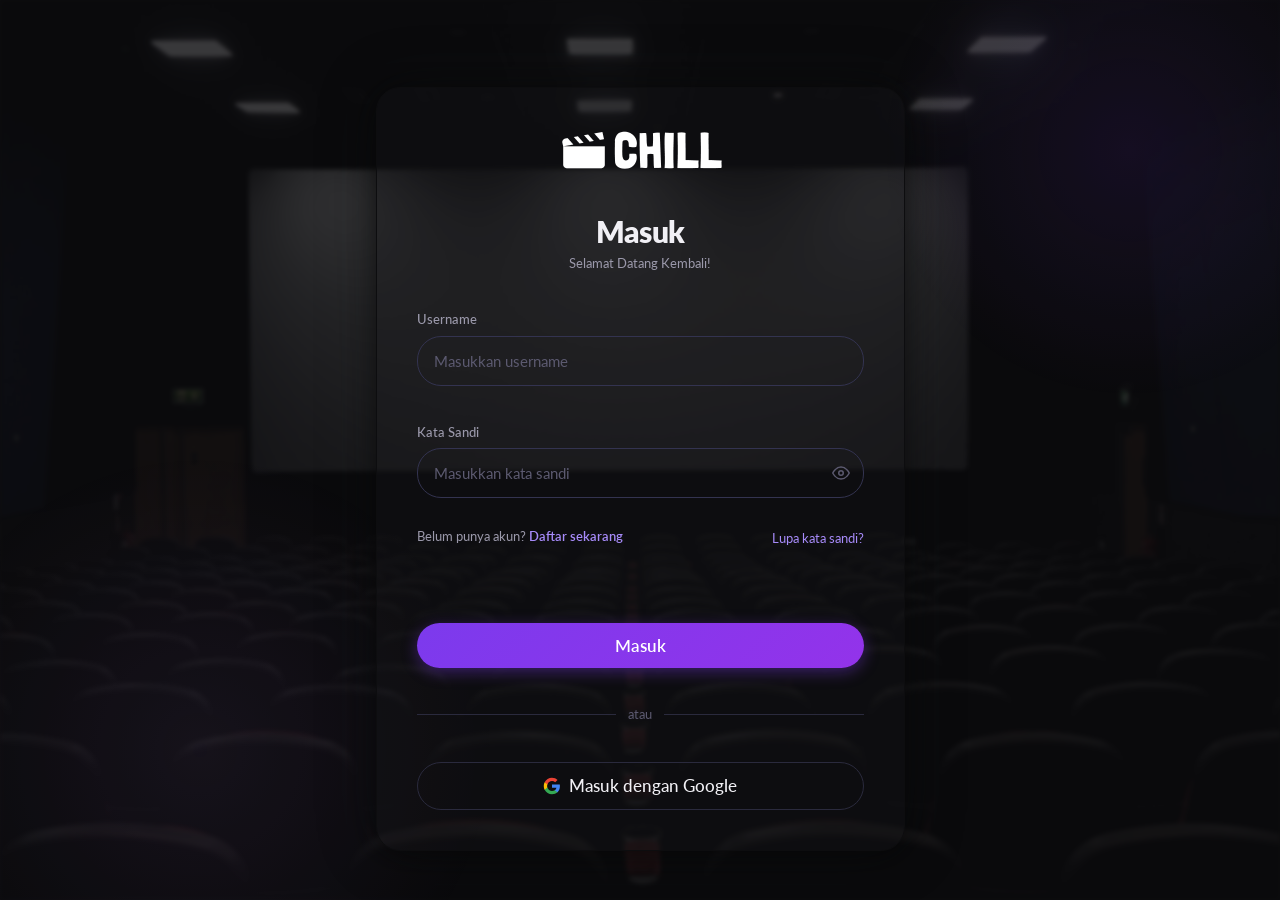
<file: index.html>
<!doctype html>
<html lang="id">
  <head>
    <meta charset="UTF-8" />
    <meta name="viewport" content="width=device-width, initial-scale=1.0" />
    <title>Chill – Streaming Film & Series</title>

    <link rel="preconnect" href="https://fonts.googleapis.com" />
    <link rel="preconnect" href="https://fonts.gstatic.com" crossorigin />
    <link
      href="https://fonts.googleapis.com/css2?family=Lato:ital,wght@0,100;0,300;0,400;0,700;0,900;1,100;1,300;1,400;1,700;1,900&display=swap"
      rel="stylesheet"
    />
    <link
      href="https://fonts.googleapis.com/css2?family=Londrina+Solid:wght@100;300;400;900&display=swap"
      rel="stylesheet"
    />
    <link rel="stylesheet" href="style.css" />
    <script src="app.js"></script>
  </head>
  <body>
    <!-- ===== Login Page ===== -->
    <div id="page-login" class="page page--active" role="main">
      <div class="auth-deco auth-deco--1"></div>
      <div class="auth-deco auth-deco--2"></div>

      <!-- Cinematic background -->
      <div class="auth-page__bg" aria-hidden="true">
        <img class="auth-page__bg-img" src="./assets/images/theatre3.jpg" alt="" />
        <div class="auth-page__bg-overlay"></div>
      </div>

      <div class="auth-page__inner">
        <div class="auth-page__logo"></div>

        <!-- CARD LOGIN -->
        <div class="auth-card">
          <div class="card-logo">
            <img src="./assets/images/chill-logo.png" alt="CHILL" />
          </div>
          <h1 class="auth-card__title">Masuk</h1>
          <p class="auth-card__subtitle">Selamat Datang Kembali!</p>

          <div class="auth-card__form">
            <div class="form-group">
              <label class="form-group__label" for="login-username">Username</label>
              <input
                class="form-group__input"
                type="text"
                id="login-username"
                name="username"
                placeholder="Masukkan username"
                autocomplete="username"
              />
            </div>

            <div class="form-group">
              <label class="form-group__label" for="login-password">Kata Sandi</label>
              <div class="form-group__input-wrap">
                <input
                  class="form-group__input"
                  type="password"
                  id="login-password"
                  name="password"
                  placeholder="Masukkan kata sandi"
                  autocomplete="current-password"
                />
                <button
                  class="form-group__toggle"
                  type="button"
                  aria-label="Tampilkan kata sandi"
                  onclick="togglePassword('login-password', this)"
                >
                  <svg
                    viewBox="0 0 24 24"
                    fill="none"
                    stroke="currentColor"
                    stroke-width="2"
                    stroke-linecap="round"
                    stroke-linejoin="round"
                  >
                    <path d="M1 12s4-8 11-8 11 8 11 8-4 8-11 8-11-8-11-8z" />
                    <circle cx="12" cy="12" r="3" />
                  </svg>
                </button>
              </div>
            </div>

            <div class="auth-card__links">
              <p class="auth-card__footer auth-card__footer--login">
                Belum punya akun?
                <a
                  href="#"
                  onclick="
                    showPage('register');
                    return false;
                  "
                  >Daftar sekarang</a
                >
              </p>
              <div class="auth-card__forgot">
                <a href="#" onclick="return false;">Lupa kata sandi?</a>
              </div>
            </div>

            <div class="auth-card__actions">
              <button
                class="btn btn--primary btn--full btn--lg"
                type="button"
                onclick="window.location.href = './home.html'"
              >
                Masuk
              </button>

              <div class="divider">atau</div>

              <button class="btn btn--google btn--full btn--lg" type="button">
                <svg viewBox="0 0 24 24" xmlns="http://www.w3.org/2000/svg" aria-hidden="true">
                  <path
                    d="M22.56 12.25c0-.78-.07-1.53-.2-2.25H12v4.26h5.92c-.26 1.37-1.04 2.53-2.21 3.31v2.77h3.57c2.08-1.92 3.28-4.74 3.28-8.09z"
                    fill="#4285F4"
                  />dip
                  <path
                    d="M12 23c2.97 0 5.46-.98 7.28-2.66l-3.57-2.77c-.98.66-2.23 1.06-3.71 1.06-2.86 0-5.29-1.93-6.16-4.53H2.18v2.84C3.99 20.53 7.7 23 12 23z"
                    fill="#34A853"
                  />
                  <path
                    d="M5.84 14.09c-.22-.66-.35-1.36-.35-2.09s.13-1.43.35-2.09V7.07H2.18C1.43 8.55 1 10.22 1 12s.43 3.45 1.18 4.93l3.66-2.84z"
                    fill="#FBBC05"
                  />
                  <path
                    d="M12 5.38c1.62 0 3.06.56 4.21 1.64l3.15-3.15C17.45 2.09 14.97 1 12 1 7.7 1 3.99 3.47 2.18 7.07l3.66 2.84c.87-2.6 3.3-4.53 6.16-4.53z"
                    fill="#EA4335"
                  />
                </svg>
                Masuk dengan Google
              </button>
            </div>
          </div>
        </div>
      </div>
    </div>

    <!-- ===== Register Page ===== -->
    <div id="page-register" class="page" role="main">
      <div class="auth-deco auth-deco--1"></div>
      <div class="auth-deco auth-deco--2"></div>

      <div class="auth-page__bg" aria-hidden="true">
        <img class="auth-page__bg-img" src="./assets/images/theatre4.jpg" alt="" />
        <div class="auth-page__bg-overlay"></div>
      </div>

      <div class="auth-page__inner">
        <div class="auth-page__logo"></div>

        <div class="auth-card">
          <div class="card-logo">
            <img src="./assets/images/chill-logo.png" alt="CHILL" />
          </div>
          <h1 class="auth-card__title">Daftar</h1>
          <p class="auth-card__subtitle">Selamat datang!</p>

          <div class="auth-card__form">
            <div class="form-group">
              <label class="form-group__label" for="reg-username">Username</label>
              <input
                class="form-group__input"
                type="text"
                id="reg-username"
                name="username"
                placeholder="Pilih username unikmu"
                autocomplete="username"
              />
            </div>

            <div class="form-group">
              <label class="form-group__label" for="reg-password">Kata Sandi</label>
              <div class="form-group__input-wrap">
                <input
                  class="form-group__input"
                  type="password"
                  id="reg-password"
                  name="password"
                  placeholder="Buat kata sandi yang kuat"
                  autocomplete="new-password"
                />
                <button
                  class="form-group__toggle"
                  type="button"
                  aria-label="Tampilkan kata sandi"
                  onclick="togglePassword('reg-password', this)"
                >
                  <svg
                    viewBox="0 0 24 24"
                    fill="none"
                    stroke="currentColor"
                    stroke-width="2"
                    stroke-linecap="round"
                    stroke-linejoin="round"
                  >
                    <path d="M1 12s4-8 11-8 11 8 11 8-4 8-11 8-11-8-11-8z" />
                    <circle cx="12" cy="12" r="3" />
                  </svg>
                </button>
              </div>
            </div>

            <div class="form-group">
              <label class="form-group__label" for="reg-confirm">Konfirmasi Kata Sandi</label>
              <div class="form-group__input-wrap">
                <input
                  class="form-group__input"
                  type="password"
                  id="reg-confirm"
                  name="confirm_password"
                  placeholder="Ulangi kata sandi"
                  autocomplete="new-password"
                />
                <button
                  class="form-group__toggle"
                  type="button"
                  aria-label="Tampilkan konfirmasi kata sandi"
                  onclick="togglePassword('reg-confirm', this)"
                >
                  <svg
                    viewBox="0 0 24 24"
                    fill="none"
                    stroke="currentColor"
                    stroke-width="2"
                    stroke-linecap="round"
                    stroke-linejoin="round"
                  >
                    <path d="M1 12s4-8 11-8 11 8 11 8-4 8-11 8-11-8-11-8z" />
                    <circle cx="12" cy="12" r="3" />
                  </svg>
                </button>
              </div>
            </div>

            <p class="auth-card__footer">
              Sudah punya akun?
              <a
                href="#"
                onclick="
                  showPage('login');
                  return false;
                "
                >Masuk</a
              >
            </p>

            <div class="auth-card__actions">
              <button class="btn btn--primary btn--full btn--lg" type="button" onclick="goToHome()">
                Daftar
              </button>
              <div class="divider">atau</div>
              <button class="btn btn--google btn--full btn--lg" type="button">
                <svg viewBox="0 0 24 24" xmlns="http://www.w3.org/2000/svg" aria-hidden="true">
                  <path
                    d="M22.56 12.25c0-.78-.07-1.53-.2-2.25H12v4.26h5.92c-.26 1.37-1.04 2.53-2.21 3.31v2.77h3.57c2.08-1.92 3.28-4.74 3.28-8.09z"
                    fill="#4285F4"
                  />
                  <path
                    d="M12 23c2.97 0 5.46-.98 7.28-2.66l-3.57-2.77c-.98.66-2.23 1.06-3.71 1.06-2.86 0-5.29-1.93-6.16-4.53H2.18v2.84C3.99 20.53 7.7 23 12 23z"
                    fill="#34A853"
                  />
                  <path
                    d="M5.84 14.09c-.22-.66-.35-1.36-.35-2.09s.13-1.43.35-2.09V7.07H2.18C1.43 8.55 1 10.22 1 12s.43 3.45 1.18 4.93l3.66-2.84z"
                    fill="#FBBC05"
                  />
                  <path
                    d="M12 5.38c1.62 0 3.06.56 4.21 1.64l3.15-3.15C17.45 2.09 14.97 1 12 1 7.7 1 3.99 3.47 2.18 7.07l3.66 2.84c.87-2.6 3.3-4.53 6.16-4.53z"
                    fill="#EA4335"
                  />
                </svg>
                Daftar dengan Google
              </button>
            </div>
          </div>
        </div>
      </div>
    </div>
  </body>
</html>
</file>
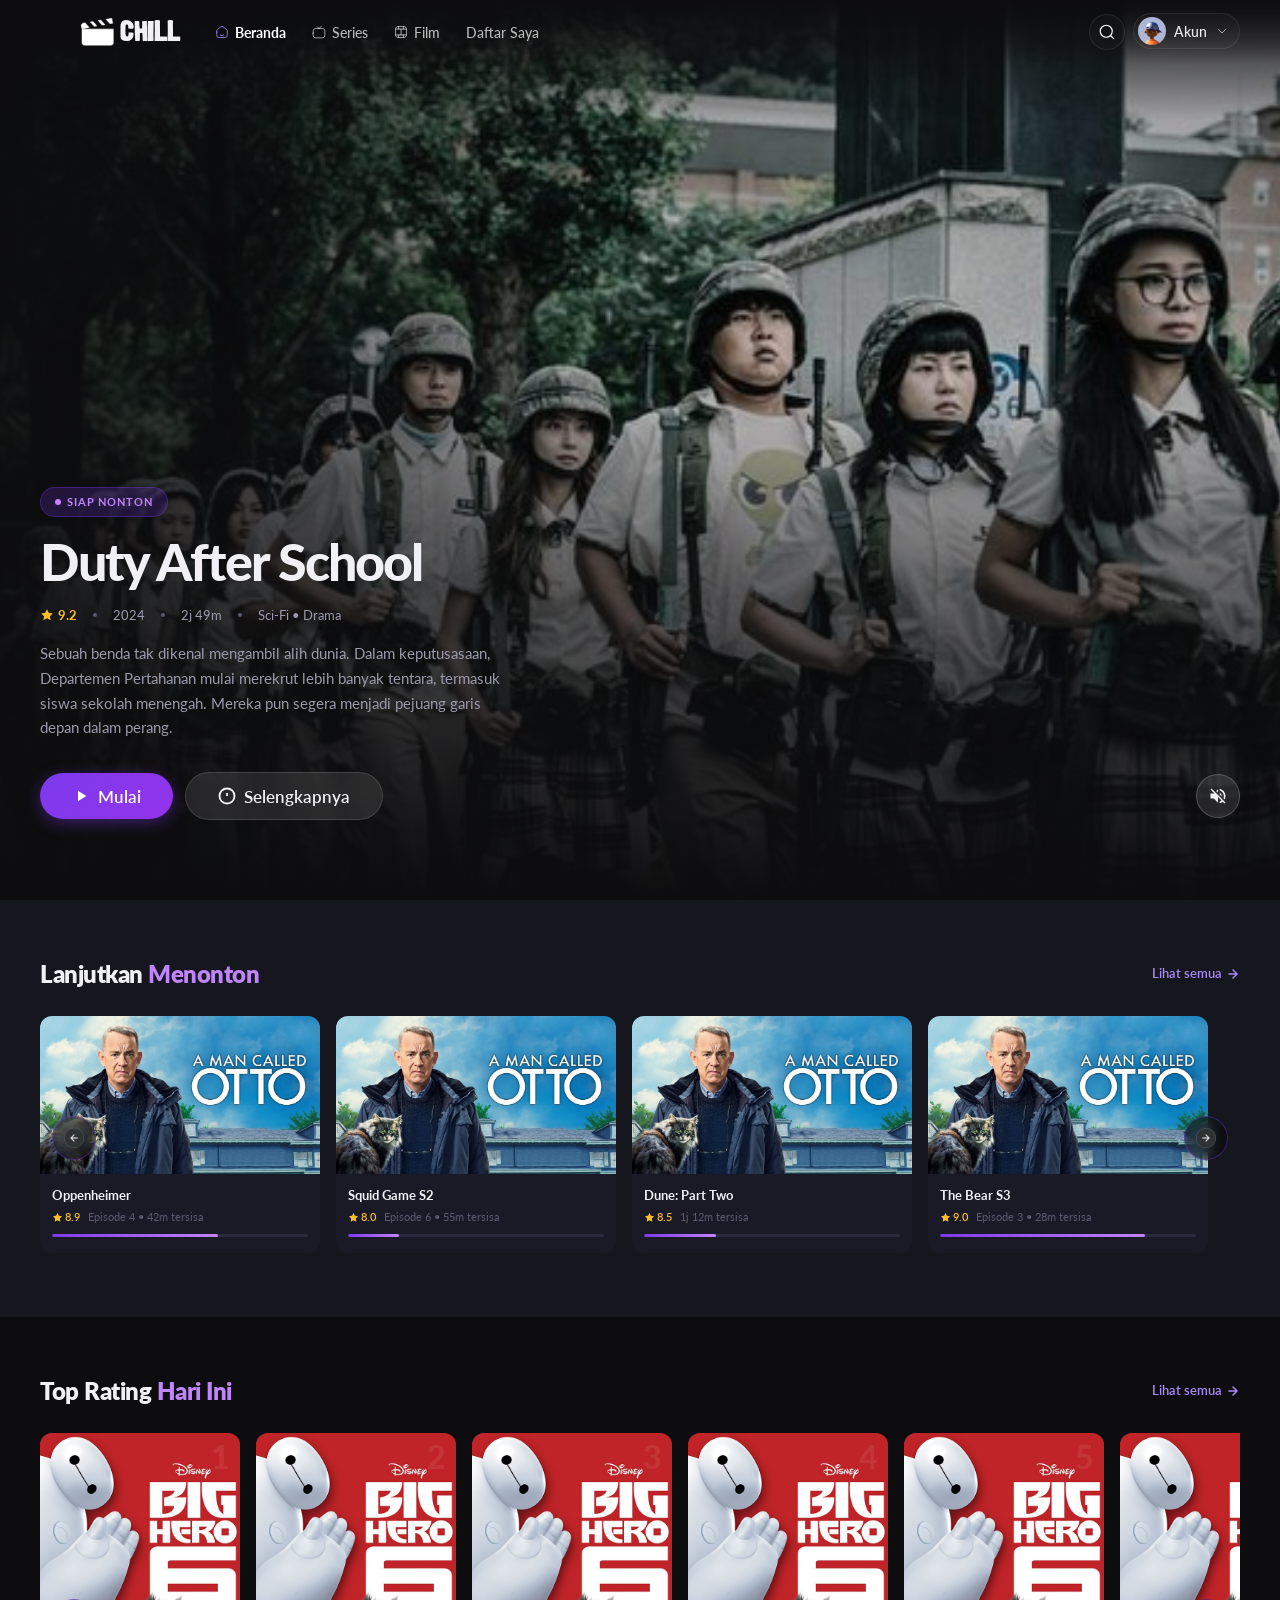
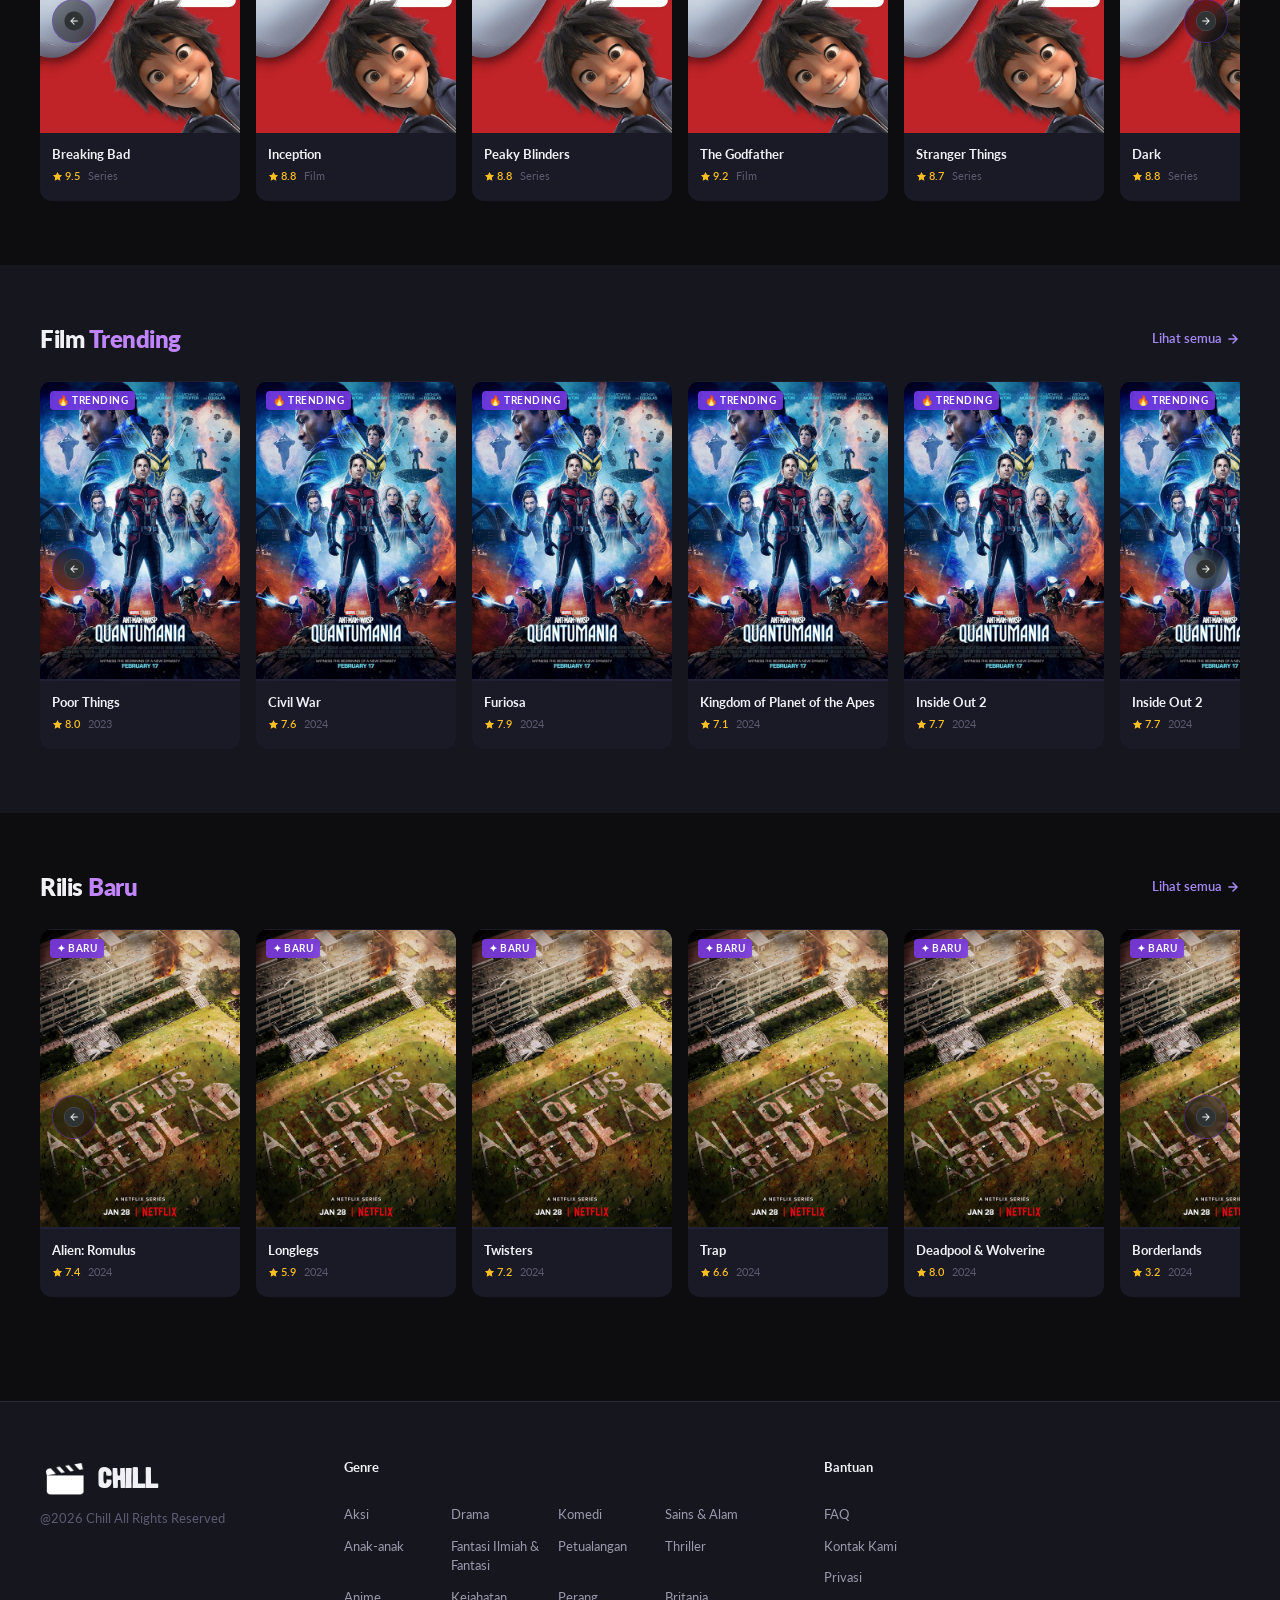
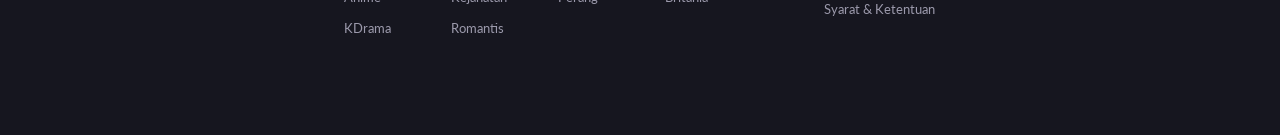
<file: home.html>
<!DOCTYPE html>
<html lang="id">
<head>
  <meta charset="UTF-8" />
  <meta name="viewport" content="width=device-width, initial-scale=1.0" />
  <title>Chill – Streaming Film & Series</title>


<link rel="preconnect" href="https://fonts.googleapis.com">
<link rel="preconnect" href="https://fonts.gstatic.com" crossorigin>
<link href="https://fonts.googleapis.com/css2?family=Lato:ital,wght@0,100;0,300;0,400;0,700;0,900;1,100;1,300;1,400;1,700;1,900&display=swap" rel="stylesheet">
<link href="https://fonts.googleapis.com/css2?family=Londrina+Solid:wght@100;300;400;900&display=swap" rel="stylesheet">

  <link rel="stylesheet" href="style.css" />
  <script src="app.js"></script>

</head>
<body>

 <!-- ===== Home Page ===== -->
    <!-- HEADER -->
    <header class="site-header" id="site-header" role="banner">
      <div class="site-header__gradient" aria-hidden="true"></div>
      <div class="site-header__inner">
        <!-- Logo + Nav Combined -->
        <div class="site-header__left">
          <a href="#" class="logo" onclick="return false;" aria-label="Chill – Beranda">
            <span class="logo__icon" aria-hidden="true">
              <img src="./assets/images/chill-vect.png" alt="Logo Chill" />
            </span>
            <span class="logo__text">CHILL</span>
          </a>

          <!-- Desktop Nav -->
          <nav class="site-nav" role="navigation" aria-label="Navigasi utama">
            <a href="#" class="site-nav__link site-nav__link--active" onclick="return false;">
              <svg xmlns="http://www.w3.org/2000/svg" width="24" height="24" viewBox="0 0 24 24" fill="none" stroke="currentColor" stroke-width="1.5" class="nav-icon">
                <path d="M3 11.9896V14.5C3 17.7998 3 19.4497 4.02513 20.4749C5.05025 21.5 6.70017 21.5 10 21.5H14C17.2998 21.5 18.9497 21.5 19.9749 20.4749C21 19.4497 21 17.7998 21 14.5V11.9896C21 10.3083 21 9.46773 20.6441 8.74005C20.2882 8.01237 19.6247 7.49628 18.2976 6.46411L16.2976 4.90855C14.2331 3.30285 13.2009 2.5 12 2.5C10.7991 2.5 9.76689 3.30285 7.70242 4.90855L5.70241 6.46411C4.37533 7.49628 3.71179 8.01237 3.3559 8.74005C3 9.46773 3 10.3083 3 11.9896Z" stroke-linecap="round" stroke-linejoin="round"/>
                <path d="M15.0002 17C14.2007 17.6224 13.1504 18 12.0002 18C10.8499 18 9.79971 17.6224 9.00018 17" stroke-linecap="round" stroke-linejoin="round"/>
              </svg>
              Beranda
            </a>
            <a href="#" class="site-nav__link" onclick="return false;">
              <svg xmlns="http://www.w3.org/2000/svg" width="24" height="24" viewBox="0 0 24 24" fill="none" stroke="currentColor" stroke-width="1.5" class="nav-icon">
                <path d="M2 14C2 10.2288 2 8.34315 3.17157 7.17157C4.34315 6 6.22876 6 10 6H14C17.7712 6 19.6569 6 20.8284 7.17157C22 8.34315 22 10.2288 22 14C22 17.7712 22 19.6569 20.8284 20.8284C19.6569 22 17.7712 22 14 22H10C6.22876 22 4.34315 22 3.17157 20.8284C2 19.6569 2 17.7712 2 14Z" stroke-linecap="round"/>
                <path d="M9 3L12 6L16 2" stroke-linecap="round" stroke-linejoin="round"/>
              </svg>
              Series
            </a>
            <a href="#" class="site-nav__link" onclick="return false;">
              <svg xmlns="http://www.w3.org/2000/svg" width="24" height="24" viewBox="0 0 24 24" fill="none" stroke="currentColor" stroke-width="1.5" class="nav-icon">
                <path d="M2.5 12C2.5 7.52166 2.5 5.28249 3.89124 3.89124C5.28249 2.5 7.52166 2.5 12 2.5C16.4783 2.5 18.7175 2.5 20.1088 3.89124C21.5 5.28249 21.5 7.52166 21.5 12C21.5 16.4783 21.5 18.7175 20.1088 20.1088C18.7175 21.5 16.4783 21.5 12 21.5C7.52166 21.5 5.28249 21.5 3.89124 20.1088C2.5 18.7175 2.5 16.4783 2.5 12Z"/>
                <path d="M2.5 7H21.5" stroke-linejoin="round"/>
                <path d="M2.5 17H21.5" stroke-linejoin="round"/>
                <path d="M12 17L12 7" stroke-linecap="round" stroke-linejoin="round"/>
                <path d="M8 7L8 3M16 7L16 3" stroke-linecap="round" stroke-linejoin="round"/>
                <path d="M8 21L8 17M16 21L16 17" stroke-linecap="round" stroke-linejoin="round"/>
              </svg>
              Film
            </a>
            <a href="#" class="site-nav__link" onclick="return false;">Daftar Saya</a>
          </nav>
        </div>

        <div class="site-header__right">
          <button class="header-icon-control" type="button" aria-label="Cari">
            <svg viewBox="0 0 24 24" xmlns="http://www.w3.org/2000/svg" aria-hidden="true">
              <path d="M17 17L21 21" fill="none" stroke="currentColor" stroke-width="1.5" stroke-linecap="round" stroke-linejoin="round"/>
              <path d="M19 11C19 6.58172 15.4183 3 11 3C6.58172 3 3 6.58172 3 11C3 15.4183 6.58172 19 11 19C15.4183 19 19 15.4183 19 11Z" fill="none" stroke="currentColor" stroke-width="1.5" stroke-linecap="round" stroke-linejoin="round"/>
            </svg>
          </button>

          <div class="profile-menu">
            <button class="header-account-trigger" id="profile-trigger" type="button" aria-label="Akun pengguna" aria-expanded="false" aria-controls="profile-dropdown" onclick="toggleProfileDropdown()">
              <span class="site-header__avatar" aria-hidden="true">
                <img src="./assets/images/profile.png" alt="Avatar pengguna" />
              </span>
              <span class="header-account-trigger__label">Akun</span>
              <svg class="header-account-trigger__caret" viewBox="0 0 24 24" xmlns="http://www.w3.org/2000/svg" aria-hidden="true">
                <path d="M18 9.00005C18 9.00005 13.5811 15 12 15C10.4188 15 6 9 6 9" fill="none" stroke="currentColor" stroke-width="1.5" stroke-linecap="round" stroke-linejoin="round"/>
              </svg>
            </button>

            <div class="profile-dropdown" id="profile-dropdown" role="menu">
              <a href="#" class="profile-dropdown__item" role="menuitem" onclick="return false;">
                <svg viewBox="0 0 24 24" xmlns="http://www.w3.org/2000/svg" aria-hidden="true">
                  <path d="M12 12c2.7 0 4.8-2.1 4.8-4.8S14.7 2.4 12 2.4 7.2 4.5 7.2 7.2 9.3 12 12 12zm0 2.4c-3.2 0-9.6 1.6-9.6 4.8v2.4h19.2v-2.4c0-3.2-6.4-4.8-9.6-4.8z"/>
                </svg>
                <span>Profil Saya</span>
              </a>
              <a href="#" class="profile-dropdown__item" role="menuitem" onclick="return false;">
                <svg viewBox="0 0 24 24" xmlns="http://www.w3.org/2000/svg" aria-hidden="true">
                  <path d="M12 2l3.09 6.26L22 9.27l-5 4.87 1.18 6.88L12 17.77l-6.18 3.25L7 14.14 2 9.27l6.91-1.01L12 2z"/>
                </svg>
                <span>Ubah Premium</span>
              </a>
              <a href="#" class="profile-dropdown__item" role="menuitem" onclick="return false;">
                <svg viewBox="0 0 24 24" xmlns="http://www.w3.org/2000/svg" aria-hidden="true">
                  <path d="M9 21H5a2 2 0 01-2-2V5a2 2 0 012-2h4M16 3l2 2m0 0l-2 2m2-2l2-2m-2 2l-2 2M16 17l2-2m0 0l-2-2m2 2l2 2m-2-2l-2-2M9 7h6m0 0h2m-2 0V5m0 2v2m0-8h2m-2 0V3m0 2v2"/>
                </svg>
                <span>Keluar</span>
              </a>
            </div>
          </div>

          <button
            class="hamburger"
            id="hamburger-btn"
            type="button"
            aria-label="Buka menu navigasi"
            aria-expanded="false"
            aria-controls="mobile-nav-menu"
            onclick="toggleMobileNav()"
          >
            <span class="hamburger__line" aria-hidden="true"></span>
            <span class="hamburger__line" aria-hidden="true"></span>
            <span class="hamburger__line" aria-hidden="true"></span>
          </button>

        </div>
      </div>
    </header>

    <!-- Mobile nav drawer -->
    <nav
      class="mobile-nav"
      id="mobile-nav-menu"
      role="navigation"
      aria-label="Navigasi mobile"
    >
      <a href="#" class="mobile-nav__link mobile-nav__link--active" onclick="return false;">
        <svg xmlns="http://www.w3.org/2000/svg" width="24" height="24" viewBox="0 0 24 24" fill="none" stroke="currentColor" stroke-width="1.5" class="nav-icon">
          <path d="M3 11.9896V14.5C3 17.7998 3 19.4497 4.02513 20.4749C5.05025 21.5 6.70017 21.5 10 21.5H14C17.2998 21.5 18.9497 21.5 19.9749 20.4749C21 19.4497 21 17.7998 21 14.5V11.9896C21 10.3083 21 9.46773 20.6441 8.74005C20.2882 8.01237 19.6247 7.49628 18.2976 6.46411L16.2976 4.90855C14.2331 3.30285 13.2009 2.5 12 2.5C10.7991 2.5 9.76689 3.30285 7.70242 4.90855L5.70241 6.46411C4.37533 7.49628 3.71179 8.01237 3.3559 8.74005C3 9.46773 3 10.3083 3 11.9896Z" stroke-linecap="round" stroke-linejoin="round"/>
          <path d="M15.0002 17C14.2007 17.6224 13.1504 18 12.0002 18C10.8499 18 9.79971 17.6224 9.00018 17" stroke-linecap="round" stroke-linejoin="round"/>
        </svg>
        Beranda
      </a>
      <a href="#" class="mobile-nav__link" onclick="return false;">
        <svg xmlns="http://www.w3.org/2000/svg" width="24" height="24" viewBox="0 0 24 24" fill="none" stroke="currentColor" stroke-width="1.5" class="nav-icon">
          <path d="M2 14C2 10.2288 2 8.34315 3.17157 7.17157C4.34315 6 6.22876 6 10 6H14C17.7712 6 19.6569 6 20.8284 7.17157C22 8.34315 22 10.2288 22 14C22 17.7712 22 19.6569 20.8284 20.8284C19.6569 22 17.7712 22 14 22H10C6.22876 22 4.34315 22 3.17157 20.8284C2 19.6569 2 17.7712 2 14Z" stroke-linecap="round"/>
          <path d="M9 3L12 6L16 2" stroke-linecap="round" stroke-linejoin="round"/>
        </svg>
        Series
      </a>
      <a href="#" class="mobile-nav__link" onclick="return false;">
        <svg xmlns="http://www.w3.org/2000/svg" width="24" height="24" viewBox="0 0 24 24" fill="none" stroke="currentColor" stroke-width="1.5" class="nav-icon">
          <path d="M2.5 12C2.5 7.52166 2.5 5.28249 3.89124 3.89124C5.28249 2.5 7.52166 2.5 12 2.5C16.4783 2.5 18.7175 2.5 20.1088 3.89124C21.5 5.28249 21.5 7.52166 21.5 12C21.5 16.4783 21.5 18.7175 20.1088 20.1088C18.7175 21.5 16.4783 21.5 12 21.5C7.52166 21.5 5.28249 21.5 3.89124 20.1088C2.5 18.7175 2.5 16.4783 2.5 12Z"/>
          <path d="M2.5 7H21.5" stroke-linejoin="round"/>
          <path d="M2.5 17H21.5" stroke-linejoin="round"/>
          <path d="M12 17L12 7" stroke-linecap="round" stroke-linejoin="round"/>
          <path d="M8 7L8 3M16 7L16 3" stroke-linecap="round" stroke-linejoin="round"/>
          <path d="M8 21L8 17M16 21L16 17" stroke-linecap="round" stroke-linejoin="round"/>
        </svg>
        Film
      </a>
      <a href="#" class="mobile-nav__link" onclick="return false;">Daftar Saya</a>
      <div class="mobile-nav__footer">
        <button class="header-icon-control" type="button" aria-label="Cari">
          <svg viewBox="0 0 24 24" xmlns="http://www.w3.org/2000/svg" aria-hidden="true">
            <path d="M17 17L21 21" fill="none" stroke="currentColor" stroke-width="1.5" stroke-linecap="round" stroke-linejoin="round"/>
            <path d="M19 11C19 6.58172 15.4183 3 11 3C6.58172 3 3 6.58172 3 11C3 15.4183 6.58172 19 11 19C15.4183 19 19 15.4183 19 11Z" fill="none" stroke="currentColor" stroke-width="1.5" stroke-linecap="round" stroke-linejoin="round"/>
          </svg>
        </button>
         <div class="profile-menu">
           <button class="header-account-trigger header-account-trigger--mobile" id="profile-trigger-mobile" type="button" aria-label="Akun pengguna" aria-expanded="false" aria-controls="profile-dropdown-mobile" onclick="toggleProfileDropdown()">
             <span class="site-header__avatar" aria-hidden="true">
               <svg viewBox="0 0 24 24" xmlns="http://www.w3.org/2000/svg">
                 <path d="M12 12c2.7 0 4.8-2.1 4.8-4.8S14.7 2.4 12 2.4 7.2 4.5 7.2 7.2 9.3 12 12 12zm0 2.4c-3.2 0-9.6 1.6-9.6 4.8v2.4h19.2v-2.4c0-3.2-6.4-4.8-9.6-4.8z"/>
               </svg>
             </span>
             <span class="header-account-trigger__label">Akun</span>
           </button>

           <div class="profile-dropdown" id="profile-dropdown-mobile" role="menu">
             <a href="#" class="profile-dropdown__item" role="menuitem" onclick="return false;">
               <svg viewBox="0 0 24 24" xmlns="http://www.w3.org/2000/svg" aria-hidden="true">
                 <path d="M12 12c2.7 0 4.8-2.1 4.8-4.8S14.7 2.4 12 2.4 7.2 4.5 7.2 7.2 9.3 12 12 12zm0 2.4c-3.2 0-9.6 1.6-9.6 4.8v2.4h19.2v-2.4c0-3.2-6.4-4.8-9.6-4.8z"/>
               </svg>
               <span>Profil Saya</span>
             </a>
             <a href="#" class="profile-dropdown__item" role="menuitem" onclick="return false;">
               <svg viewBox="0 0 24 24" xmlns="http://www.w3.org/2000/svg" aria-hidden="true">
                 <path d="M12 2l3.09 6.26L22 9.27l-5 4.87 1.18 6.88L12 17.77l-6.18 3.25L7 14.14 2 9.27l6.91-1.01L12 2z"/>
               </svg>
               <span>Ubah Premium</span>
             </a>
             <a href="#" class="profile-dropdown__item" role="menuitem" onclick="return false;">
               <svg viewBox="0 0 24 24" xmlns="http://www.w3.org/2000/svg" aria-hidden="true">
                 <path d="M9 21H5a2 2 0 01-2-2V5a2 2 0 012-2h4M16 3l2 2m0 0l-2 2m2-2l2-2m-2 2l-2 2M16 17l2-2m0 0l-2-2m2 2l2 2m-2-2l-2-2M9 7h6m0 0h2m-2 0V5m0 2v2m0-8h2m-2 0V3m0 2v2"/>
               </svg>
               <span>Keluar</span>
             </a>
           </div>
         </div>
      </div>
    </nav>


    <!-- ===== Hero Section ===== -->
    <section class="hero" aria-label="Film unggulan">
      <div class="hero__bg" aria-hidden="true">
        <img class="hero__bg-img" src="./assets/images/beranda.png" alt="" />
        </svg>
        <div class="hero__bg-gradient"></div>
      </div>

      <div class="hero__content">
        <div class="hero__badge" aria-label="Sedang tayang">
          <span class="hero__badge-dot" aria-hidden="true"></span>
          Siap Nonton
        </div>
        <h1 class="hero__title">Duty After School</h1>
        <div class="hero__meta">
          <div class="hero__rating" aria-label="Rating 9.2">
            <svg viewBox="0 0 24 24" aria-hidden="true"><path d="M12 2l3.09 6.26L22 9.27l-5 4.87 1.18 6.88L12 17.77l-6.18 3.25L7 14.14 2 9.27l6.91-1.01L12 2z"/></svg>
            9.2
          </div>
          <span class="hero__meta-dot" aria-hidden="true"></span>
          <span>2024</span>
          <span class="hero__meta-dot" aria-hidden="true"></span>
          <span>2j 49m</span>
          <span class="hero__meta-dot" aria-hidden="true"></span>
          <span>Sci-Fi • Drama</span>
        </div>
        <p class="hero__desc">
          Sebuah benda tak dikenal mengambil alih dunia. Dalam keputusasaan, Departemen Pertahanan mulai merekrut lebih banyak tentara, termasuk siswa sekolah menengah. Mereka pun segera menjadi pejuang garis depan dalam perang.
        </p>
        <div class="hero__actions">
          <button class="btn btn--primary btn--lg" type="button" aria-label="Mulai menonton Interstellar">
            <svg width="18" height="18" viewBox="0 0 24 24" fill="currentColor" aria-hidden="true"><path d="M8 5v14l11-7z"/></svg>
            Mulai
          </button>
          <button class="btn btn--secondary btn--lg" type="button" aria-label="Lihat selengkapnya tentang Interstellar">
            <svg width="18" height="18" viewBox="0 0 24 24" fill="none" stroke="currentColor" stroke-width="2.5" aria-hidden="true"><circle cx="12" cy="12" r="10"/><line x1="12" y1="8" x2="12" y2="12"/><line x1="12" y1="16" x2="12.01" y2="16"/></svg>
            Selengkapnya
          </button>
          <div class="hero__volume">
            <button class="btn--volume" type="button" id="volume-btn" aria-label="Kontrol volume – saat ini dimatikan" aria-pressed="true" onclick="toggleVolume()">
              <svg id="vol-icon-off" viewBox="0 0 24 24" aria-hidden="true"><path d="M16.5 12A4.5 4.5 0 0014 7.97v2.21l2.45 2.45c.03-.2.05-.41.05-.63zm2.5 0c0 .94-.2 1.82-.54 2.64l1.51 1.51C20.63 14.91 21 13.5 21 12c0-4.28-2.99-7.86-7-8.77v2.06c2.89.86 5 3.54 5 6.71zM4.27 3L3 4.27 7.73 9H3v6h4l5 5v-6.73l4.25 4.25c-.67.52-1.42.93-2.25 1.18v2.06c1.38-.31 2.63-.95 3.69-1.81L19.73 21 21 19.73l-9-9L4.27 3zM12 4L9.91 6.09 12 8.18V4z"/></svg>
              <svg id="vol-icon-on" viewBox="0 0 24 24" style="display:none;" aria-hidden="true"><path d="M3 9v6h4l5 5V4L7 9H3zm13.5 3A4.5 4.5 0 0014 7.97v8.05c1.48-.73 2.5-2.25 2.5-4.02zM14 3.23v2.06c2.89.86 5 3.54 5 6.71s-2.11 5.85-5 6.71v2.06c4.01-.91 7-4.49 7-8.77s-2.99-7.86-7-8.77z"/></svg>
            </button>
          </div>
        </div>
      </div>
    </section>


    <!-- ===== Continue Watching ===== -->
    <section class="section continue-section" aria-labelledby="section-continue-title">
      <div class="container">
        <div class="section__header">
          <h2 class="section__title" id="section-continue-title">Lanjutkan <span>Menonton</span></h2>
          <a href="#" class="section__link" onclick="return false;" aria-label="Lihat semua film yang sedang ditonton">
            Lihat semua
            <svg viewBox="0 0 24 24" fill="none" stroke="currentColor" stroke-width="2.5" stroke-linecap="round" stroke-linejoin="round" aria-hidden="true"><path d="M5 12h14M12 5l7 7-7 7"/></svg>
          </a>
        </div>
        <div class="cards-scroll-wrapper">
          <button class="cards-scroll-btn cards-scroll-btn--left" type="button" aria-label="Scroll left">
            <img src="./assets/images/arrow-left.png" alt="" />
          </button>
          <div class="cards-row" role="list" aria-label="Film yang sedang ditonton">
            
          <!-- Card 1 -->
          <article class="movie-card movie-card--wide" role="listitem">
            <div class="movie-card__thumb-placeholder" aria-hidden="true">
              <img class="movie-card__thumb-img" src="./assets/images/lanjutfilm.png" alt="" />
            </div>
            <div class="movie-card__play-overlay" aria-hidden="true">
              <div class="movie-card__play-btn">
                <svg viewBox="0 0 24 24" aria-hidden="true"><path d="M8 5v14l11-7z"/></svg>
              </div>
            </div>
            <div class="movie-card__info">
              <h3 class="movie-card__title">Oppenheimer</h3>
              <div class="movie-card__meta">
                <span class="movie-card__rating" aria-label="Rating 8.9">
                  <svg viewBox="0 0 24 24" aria-hidden="true"><path d="M12 2l3.09 6.26L22 9.27l-5 4.87 1.18 6.88L12 17.77l-6.18 3.25L7 14.14 2 9.27l6.91-1.01L12 2z"/></svg>
                  8.9
                </span>
                <span>Episode 4 • 42m tersisa</span>
              </div>
              <div class="movie-card__progress" role="progressbar" aria-valuenow="65" aria-valuemin="0" aria-valuemax="100" aria-label="65% selesai">
                <div class="movie-card__progress-bar" style="width:65%"></div>
              </div>
            </div>
          </article>

          <!-- Card 2 -->
          <article class="movie-card movie-card--wide" role="listitem">
            <div class="movie-card__thumb-placeholder" aria-hidden="true">
              <img class="movie-card__thumb-img" src="./assets/images/lanjutfilm.png" alt="" />
            </div>
            <div class="movie-card__play-overlay" aria-hidden="true">
              <div class="movie-card__play-btn">
                <svg viewBox="0 0 24 24" aria-hidden="true"><path d="M8 5v14l11-7z"/></svg>
              </div>
            </div>
            <div class="movie-card__info">
              <h3 class="movie-card__title">Squid Game S2</h3>
              <div class="movie-card__meta">
                <span class="movie-card__rating" aria-label="Rating 8.0">
                  <svg viewBox="0 0 24 24" aria-hidden="true"><path d="M12 2l3.09 6.26L22 9.27l-5 4.87 1.18 6.88L12 17.77l-6.18 3.25L7 14.14 2 9.27l6.91-1.01L12 2z"/></svg>
                  8.0
                </span>
                <span>Episode 6 • 55m tersisa</span>
              </div>
              <div class="movie-card__progress" role="progressbar" aria-valuenow="20" aria-valuemin="0" aria-valuemax="100" aria-label="20% selesai">
                <div class="movie-card__progress-bar" style="width:20%"></div>
              </div>
            </div>
          </article>

          <!-- Card 3 -->
          <article class="movie-card movie-card--wide" role="listitem">
            <div class="movie-card__thumb-placeholder" aria-hidden="true">
              <img class="movie-card__thumb-img" src="./assets/images/lanjutfilm.png" alt="" />
            </div>
            <div class="movie-card__play-overlay" aria-hidden="true">
              <div class="movie-card__play-btn">
                <svg viewBox="0 0 24 24" aria-hidden="true"><path d="M8 5v14l11-7z"/></svg>
              </div>
            </div>
            <div class="movie-card__info">
              <h3 class="movie-card__title">Dune: Part Two</h3>
              <div class="movie-card__meta">
                <span class="movie-card__rating" aria-label="Rating 8.5">
                  <svg viewBox="0 0 24 24" aria-hidden="true"><path d="M12 2l3.09 6.26L22 9.27l-5 4.87 1.18 6.88L12 17.77l-6.18 3.25L7 14.14 2 9.27l6.91-1.01L12 2z"/></svg>
                  8.5
                </span>
                <span>1j 12m tersisa</span>
              </div>
              <div class="movie-card__progress" role="progressbar" aria-valuenow="28" aria-valuemin="0" aria-valuemax="100" aria-label="28% selesai">
                <div class="movie-card__progress-bar" style="width:28%"></div>
              </div>
            </div>
          </article>

          <!-- Card 4 -->
          <article class="movie-card movie-card--wide" role="listitem">
            <div class="movie-card__thumb-placeholder" aria-hidden="true">
              <img class="movie-card__thumb-img" src="./assets/images/lanjutfilm.png" alt="" />
            </div>
            <div class="movie-card__play-overlay" aria-hidden="true">
              <div class="movie-card__play-btn">
                <svg viewBox="0 0 24 24" aria-hidden="true"><path d="M8 5v14l11-7z"/></svg>
              </div>
            </div>
            <div class="movie-card__info">
              <h3 class="movie-card__title">The Bear S3</h3>
              <div class="movie-card__meta">
                <span class="movie-card__rating" aria-label="Rating 9.0">
                  <svg viewBox="0 0 24 24" aria-hidden="true"><path d="M12 2l3.09 6.26L22 9.27l-5 4.87 1.18 6.88L12 17.77l-6.18 3.25L7 14.14 2 9.27l6.91-1.01L12 2z"/></svg>
                  9.0
                </span>
                <span>Episode 3 • 28m tersisa</span>
              </div>
              <div class="movie-card__progress" role="progressbar" aria-valuenow="80" aria-valuemin="0" aria-valuemax="100" aria-label="80% selesai">
                <div class="movie-card__progress-bar" style="width:80%"></div>
              </div>
            </div>
          </article>
          </div>
          <button class="cards-scroll-btn cards-scroll-btn--right" type="button" aria-label="Scroll right">
            <img src="./assets/images/arrow-right.png" alt="" />
          </button>
        </div>
      </div>
    </section>


    <!-- ===== Top Rating Today ===== -->
    <section class="section" aria-labelledby="section-top-title">
      <div class="container">
        <div class="section__header">
          <h2 class="section__title" id="section-top-title">Top Rating <span>Hari Ini</span></h2>
          <a href="#" class="section__link" onclick="return false;" aria-label="Lihat semua film top rating">
            Lihat semua
            <svg viewBox="0 0 24 24" fill="none" stroke="currentColor" stroke-width="2.5" stroke-linecap="round" stroke-linejoin="round" aria-hidden="true"><path d="M5 12h14M12 5l7 7-7 7"/></svg>
          </a>
        </div>
        <div class="cards-scroll-wrapper">
          <button class="cards-scroll-btn cards-scroll-btn--left" type="button" aria-label="Scroll left">
            <img src="./assets/images/arrow-left.png" alt="" />
          </button>
          <div class="cards-row" role="list" aria-label="Film dan series dengan rating teratas">
          <!-- Top 1 -->
          <article class="movie-card" role="listitem">
            <span class="movie-card__rank" aria-hidden="true">1</span>
            <div class="movie-card__thumb-placeholder" aria-hidden="true">
              <img class="movie-card__thumb-img" src="./assets/images/toprating.png" alt="" />
            </div>
            <div class="movie-card__play-overlay" aria-hidden="true">
              <div class="movie-card__play-btn">
                <svg viewBox="0 0 24 24" aria-hidden="true"><path d="M8 5v14l11-7z"/></svg>
              </div>
            </div>
            <div class="movie-card__info">
              <h3 class="movie-card__title">Breaking Bad</h3>
              <div class="movie-card__meta">
                <span class="movie-card__rating" aria-label="Rating 9.5">
                  <svg viewBox="0 0 24 24" aria-hidden="true"><path d="M12 2l3.09 6.26L22 9.27l-5 4.87 1.18 6.88L12 17.77l-6.18 3.25L7 14.14 2 9.27l6.91-1.01L12 2z"/></svg>
                  9.5
                </span>
                <span>Series</span>
              </div>
            </div>
          </article>

          <!-- Top 2 -->
          <article class="movie-card" role="listitem">
            <span class="movie-card__rank" aria-hidden="true">2</span>
            <div class="movie-card__thumb-placeholder" aria-hidden="true">
              <img class="movie-card__thumb-img" src="./assets/images/toprating.png" alt="" />
            </div>
            <div class="movie-card__play-overlay" aria-hidden="true">
              <div class="movie-card__play-btn">
                <svg viewBox="0 0 24 24" aria-hidden="true"><path d="M8 5v14l11-7z"/></svg>
              </div>
            </div>
            <div class="movie-card__info">
              <h3 class="movie-card__title">Inception</h3>
              <div class="movie-card__meta">
                <span class="movie-card__rating" aria-label="Rating 8.8">
                  <svg viewBox="0 0 24 24" aria-hidden="true"><path d="M12 2l3.09 6.26L22 9.27l-5 4.87 1.18 6.88L12 17.77l-6.18 3.25L7 14.14 2 9.27l6.91-1.01L12 2z"/></svg>
                  8.8
                </span>
                <span>Film</span>
              </div>
            </div>
          </article>

          <!-- Top 3 -->
          <article class="movie-card" role="listitem">
            <span class="movie-card__rank" aria-hidden="true">3</span>
            <div class="movie-card__thumb-placeholder" aria-hidden="true">
              <img class="movie-card__thumb-img" src="./assets/images/toprating.png" alt="" />
            </div>
            <div class="movie-card__play-overlay" aria-hidden="true">
              <div class="movie-card__play-btn">
                <svg viewBox="0 0 24 24" aria-hidden="true"><path d="M8 5v14l11-7z"/></svg>
              </div>
            </div>
            <div class="movie-card__info">
              <h3 class="movie-card__title">Peaky Blinders</h3>
              <div class="movie-card__meta">
                <span class="movie-card__rating" aria-label="Rating 8.8">
                  <svg viewBox="0 0 24 24" aria-hidden="true"><path d="M12 2l3.09 6.26L22 9.27l-5 4.87 1.18 6.88L12 17.77l-6.18 3.25L7 14.14 2 9.27l6.91-1.01L12 2z"/></svg>
                  8.8
                </span>
                <span>Series</span>
              </div>
            </div>
          </article>

          <!-- Top 4 -->
          <article class="movie-card" role="listitem">
            <span class="movie-card__rank" aria-hidden="true">4</span>
            <div class="movie-card__thumb-placeholder" aria-hidden="true">
              <img class="movie-card__thumb-img" src="./assets/images/toprating.png" alt="" />
            </div>
            <div class="movie-card__play-overlay" aria-hidden="true">
              <div class="movie-card__play-btn">
                <svg viewBox="0 0 24 24" aria-hidden="true"><path d="M8 5v14l11-7z"/></svg>
              </div>
            </div>
            <div class="movie-card__info">
              <h3 class="movie-card__title">The Godfather</h3>
              <div class="movie-card__meta">
                <span class="movie-card__rating" aria-label="Rating 9.2">
                  <svg viewBox="0 0 24 24" aria-hidden="true"><path d="M12 2l3.09 6.26L22 9.27l-5 4.87 1.18 6.88L12 17.77l-6.18 3.25L7 14.14 2 9.27l6.91-1.01L12 2z"/></svg>
                  9.2
                </span>
                <span>Film</span>
              </div>
            </div>
          </article>

          <!-- Top 5 -->
          <article class="movie-card" role="listitem">
            <span class="movie-card__rank" aria-hidden="true">5</span>
            <div class="movie-card__thumb-placeholder" aria-hidden="true">
              <img class="movie-card__thumb-img" src="./assets/images/toprating.png" alt="" />
            </div>
            <div class="movie-card__play-overlay" aria-hidden="true">
              <div class="movie-card__play-btn">
                <svg viewBox="0 0 24 24" aria-hidden="true"><path d="M8 5v14l11-7z"/></svg>
              </div>
            </div>
            <div class="movie-card__info">
              <h3 class="movie-card__title">Stranger Things</h3>
              <div class="movie-card__meta">
                <span class="movie-card__rating" aria-label="Rating 8.7">
                  <svg viewBox="0 0 24 24" aria-hidden="true"><path d="M12 2l3.09 6.26L22 9.27l-5 4.87 1.18 6.88L12 17.77l-6.18 3.25L7 14.14 2 9.27l6.91-1.01L12 2z"/></svg>
                  8.7
                </span>
                <span>Series</span>
              </div>
            </div>
          </article>

          <!-- Top 6 -->
          <article class="movie-card" role="listitem">
            <span class="movie-card__rank" aria-hidden="true">6</span>
            <div class="movie-card__thumb-placeholder" aria-hidden="true">
              <img class="movie-card__thumb-img" src="./assets/images/toprating.png" alt="" />
            </div>
            <div class="movie-card__play-overlay" aria-hidden="true">
              <div class="movie-card__play-btn">
                <svg viewBox="0 0 24 24" aria-hidden="true"><path d="M8 5v14l11-7z"/></svg>
              </div>
            </div>
            <div class="movie-card__info">
              <h3 class="movie-card__title">Dark</h3>
              <div class="movie-card__meta">
                <span class="movie-card__rating" aria-label="Rating 8.8">
                  <svg viewBox="0 0 24 24" aria-hidden="true"><path d="M12 2l3.09 6.26L22 9.27l-5 4.87 1.18 6.88L12 17.77l-6.18 3.25L7 14.14 2 9.27l6.91-1.01L12 2z"/></svg>
                  8.8
                </span>
                <span>Series</span>
              </div>
            </div>
           </article>
         </div>
         <button class="cards-scroll-btn cards-scroll-btn--right" type="button" aria-label="Scroll right">
           <img src="./assets/images/arrow-right.png" alt="" />
         </button>
       </div>
       </div>
     </section>


      <!-- ===== Trending Films ===== -->
     <section class="section continue-section" aria-labelledby="section-trending-title">
      <div class="container">
        <div class="section__header">
          <h2 class="section__title" id="section-trending-title">Film <span>Trending</span></h2>
          <a href="#" class="section__link" onclick="return false;" aria-label="Lihat semua film trending">
            Lihat semua
            <svg viewBox="0 0 24 24" fill="none" stroke="currentColor" stroke-width="2.5" stroke-linecap="round" stroke-linejoin="round" aria-hidden="true"><path d="M5 12h14M12 5l7 7-7 7"/></svg>
          </a>
        </div>
        <div class="cards-scroll-wrapper">
          <button class="cards-scroll-btn cards-scroll-btn--left" type="button" aria-label="Scroll left">
            <img src="./assets/images/arrow-left.png" alt="" />
          </button>
          <div class="cards-row" role="list" aria-label="Film trending">
          <article class="movie-card" role="listitem">
            <span class="movie-card__badge" aria-label="Trending">🔥 Trending</span>
            <div class="movie-card__thumb-placeholder" aria-hidden="true">
               <img class="movie-card__thumb-img" src="./assets/images/trending.png" alt="" />
            </div>
            <div class="movie-card__play-overlay" aria-hidden="true">
              <div class="movie-card__play-btn">
                <svg viewBox="0 0 24 24" aria-hidden="true"><path d="M8 5v14l11-7z"/></svg>
              </div>
            </div>
            <div class="movie-card__info">
              <h3 class="movie-card__title">Poor Things</h3>
              <div class="movie-card__meta">
                <span class="movie-card__rating">
                  <svg viewBox="0 0 24 24" aria-hidden="true"><path d="M12 2l3.09 6.26L22 9.27l-5 4.87 1.18 6.88L12 17.77l-6.18 3.25L7 14.14 2 9.27l6.91-1.01L12 2z"/></svg>
                  8.0
                </span>
                <span>2023</span>
              </div>
            </div>
          </article>

          <article class="movie-card" role="listitem">
            <span class="movie-card__badge" aria-label="Trending">🔥 Trending</span>
            <div class="movie-card__thumb-placeholder" aria-hidden="true">
               <img class="movie-card__thumb-img" src="./assets/images/trending.png" alt="" />
            </div>
            <div class="movie-card__play-overlay" aria-hidden="true">
              <div class="movie-card__play-btn">
                <svg viewBox="0 0 24 24" aria-hidden="true"><path d="M8 5v14l11-7z"/></svg>
              </div>
            </div>
            <div class="movie-card__info">
              <h3 class="movie-card__title">Civil War</h3>
              <div class="movie-card__meta">
                <span class="movie-card__rating">
                  <svg viewBox="0 0 24 24" aria-hidden="true"><path d="M12 2l3.09 6.26L22 9.27l-5 4.87 1.18 6.88L12 17.77l-6.18 3.25L7 14.14 2 9.27l6.91-1.01L12 2z"/></svg>
                  7.6
                </span>
                <span>2024</span>
              </div>
            </div>
          </article>

          <article class="movie-card" role="listitem">
            <span class="movie-card__badge" aria-label="Trending">🔥 Trending</span>
            <div class="movie-card__thumb-placeholder" aria-hidden="true">
               <img class="movie-card__thumb-img" src="./assets/images/trending.png" alt="" />
            </div>
            <div class="movie-card__play-overlay" aria-hidden="true">
              <div class="movie-card__play-btn">
                <svg viewBox="0 0 24 24" aria-hidden="true"><path d="M8 5v14l11-7z"/></svg>
              </div>
            </div>
            <div class="movie-card__info">
              <h3 class="movie-card__title">Furiosa</h3>
              <div class="movie-card__meta">
                <span class="movie-card__rating">
                  <svg viewBox="0 0 24 24" aria-hidden="true"><path d="M12 2l3.09 6.26L22 9.27l-5 4.87 1.18 6.88L12 17.77l-6.18 3.25L7 14.14 2 9.27l6.91-1.01L12 2z"/></svg>
                  7.9
                </span>
                <span>2024</span>
              </div>
            </div>
          </article>

          <article class="movie-card" role="listitem">
            <span class="movie-card__badge" aria-label="Trending">🔥 Trending</span>
            <div class="movie-card__thumb-placeholder" aria-hidden="true">
               <img class="movie-card__thumb-img" src="./assets/images/trending.png" alt="" />
            </div>
            <div class="movie-card__play-overlay" aria-hidden="true">
              <div class="movie-card__play-btn">
                <svg viewBox="0 0 24 24" aria-hidden="true"><path d="M8 5v14l11-7z"/></svg>
              </div>
            </div>
            <div class="movie-card__info">
              <h3 class="movie-card__title">Kingdom of Planet of the Apes</h3>
              <div class="movie-card__meta">
                <span class="movie-card__rating">
                  <svg viewBox="0 0 24 24" aria-hidden="true"><path d="M12 2l3.09 6.26L22 9.27l-5 4.87 1.18 6.88L12 17.77l-6.18 3.25L7 14.14 2 9.27l6.91-1.01L12 2z"/></svg>
                  7.1
                </span>
                <span>2024</span>
              </div>
            </div>
          </article>

          <article class="movie-card" role="listitem">
            <span class="movie-card__badge" aria-label="Trending">🔥 Trending</span>
            <div class="movie-card__thumb-placeholder" aria-hidden="true">
               <img class="movie-card__thumb-img" src="./assets/images/trending.png" alt="" />
            </div>
            <div class="movie-card__play-overlay" aria-hidden="true">
              <div class="movie-card__play-btn">
                <svg viewBox="0 0 24 24" aria-hidden="true"><path d="M8 5v14l11-7z"/></svg>
              </div>
            </div>
            <div class="movie-card__info">
              <h3 class="movie-card__title">Inside Out 2</h3>
              <div class="movie-card__meta">
                <span class="movie-card__rating">
                  <svg viewBox="0 0 24 24" aria-hidden="true"><path d="M12 2l3.09 6.26L22 9.27l-5 4.87 1.18 6.88L12 17.77l-6.18 3.25L7 14.14 2 9.27l6.91-1.01L12 2z"/></svg>
                  7.7
                </span>
                <span>2024</span>
              </div>
            </div>
          </article>

          <article class="movie-card" role="listitem">
            <span class="movie-card__badge" aria-label="Trending">🔥 Trending</span>
            <div class="movie-card__thumb-placeholder" aria-hidden="true">
               <img class="movie-card__thumb-img" src="./assets/images/trending.png" alt="" />
            </div>
            <div class="movie-card__play-overlay" aria-hidden="true">
              <div class="movie-card__play-btn">
                <svg viewBox="0 0 24 24" aria-hidden="true"><path d="M8 5v14l11-7z"/></svg>
              </div>
            </div>
            <div class="movie-card__info">
              <h3 class="movie-card__title">Inside Out 2</h3>
              <div class="movie-card__meta">
                <span class="movie-card__rating">
                  <svg viewBox="0 0 24 24" aria-hidden="true"><path d="M12 2l3.09 6.26L22 9.27l-5 4.87 1.18 6.88L12 17.77l-6.18 3.25L7 14.14 2 9.27l6.91-1.01L12 2z"/></svg>
                  7.7
                </span>
                <span>2024</span>
              </div>
            </div>
           </article>
         </div>
         <button class="cards-scroll-btn cards-scroll-btn--right" type="button" aria-label="Scroll right">
           <img src="./assets/images/arrow-right.png" alt="" />
         </button>
       </div>
       </div>
     </section>


      <!-- ===== New Releases ===== -->
     <section class="section" aria-labelledby="section-new-title">
      <div class="container">
        <div class="section__header">
          <h2 class="section__title" id="section-new-title">Rilis <span>Baru</span></h2>
          <a href="#" class="section__link" onclick="return false;" aria-label="Lihat semua rilis baru">
            Lihat semua
            <svg viewBox="0 0 24 24" fill="none" stroke="currentColor" stroke-width="2.5" stroke-linecap="round" stroke-linejoin="round" aria-hidden="true"><path d="M5 12h14M12 5l7 7-7 7"/></svg>
          </a>
        </div>
        <div class="cards-scroll-wrapper">
          <button class="cards-scroll-btn cards-scroll-btn--left" type="button" aria-label="Scroll left">
            <img src="./assets/images/arrow-left.png" alt="" />
          </button>
          <div class="cards-row" role="list" aria-label="Film dan series rilis baru">
          <article class="movie-card" role="listitem">
            <span class="movie-card__badge" aria-label="Baru">✦ Baru</span>
            <div class="movie-card__thumb-placeholder" aria-hidden="true">
               <img class="movie-card__thumb-img" src="./assets/images/rilisbaru.png" alt="" />
            </div>
            <div class="movie-card__play-overlay" aria-hidden="true">
              <div class="movie-card__play-btn">
                <svg viewBox="0 0 24 24" aria-hidden="true"><path d="M8 5v14l11-7z"/></svg>
              </div>
            </div>
            <div class="movie-card__info">
              <h3 class="movie-card__title">Alien: Romulus</h3>
              <div class="movie-card__meta">
                <span class="movie-card__rating">
                  <svg viewBox="0 0 24 24" aria-hidden="true"><path d="M12 2l3.09 6.26L22 9.27l-5 4.87 1.18 6.88L12 17.77l-6.18 3.25L7 14.14 2 9.27l6.91-1.01L12 2z"/></svg>
                  7.4
                </span>
                <span>2024</span>
              </div>
            </div>
          </article>

          <article class="movie-card" role="listitem">
            <span class="movie-card__badge" aria-label="Baru">✦ Baru</span>
            <div class="movie-card__thumb-placeholder" aria-hidden="true">
              <img class="movie-card__thumb-img" src="./assets/images/rilisbaru.png" alt="" />
            </div>
            <div class="movie-card__play-overlay" aria-hidden="true">
              <div class="movie-card__play-btn">
                <svg viewBox="0 0 24 24" aria-hidden="true"><path d="M8 5v14l11-7z"/></svg>
              </div>
            </div>
            <div class="movie-card__info">
              <h3 class="movie-card__title">Longlegs</h3>
              <div class="movie-card__meta">
                <span class="movie-card__rating">
                  <svg viewBox="0 0 24 24" aria-hidden="true"><path d="M12 2l3.09 6.26L22 9.27l-5 4.87 1.18 6.88L12 17.77l-6.18 3.25L7 14.14 2 9.27l6.91-1.01L12 2z"/></svg>
                  5.9
                </span>
                <span>2024</span>
              </div>
            </div>
          </article>

          <article class="movie-card" role="listitem">
            <span class="movie-card__badge" aria-label="Baru">✦ Baru</span>
            <div class="movie-card__thumb-placeholder" aria-hidden="true">
              <img class="movie-card__thumb-img" src="./assets/images/rilisbaru.png" alt="" />
            </div>
            <div class="movie-card__play-overlay" aria-hidden="true">
              <div class="movie-card__play-btn">
                <svg viewBox="0 0 24 24" aria-hidden="true"><path d="M8 5v14l11-7z"/></svg>
              </div>
            </div>
            <div class="movie-card__info">
              <h3 class="movie-card__title">Twisters</h3>
              <div class="movie-card__meta">
                <span class="movie-card__rating">
                  <svg viewBox="0 0 24 24" aria-hidden="true"><path d="M12 2l3.09 6.26L22 9.27l-5 4.87 1.18 6.88L12 17.77l-6.18 3.25L7 14.14 2 9.27l6.91-1.01L12 2z"/></svg>
                  7.2
                </span>
                <span>2024</span>
              </div>
            </div>
          </article>

          <article class="movie-card" role="listitem">
            <span class="movie-card__badge" aria-label="Baru">✦ Baru</span>
            <div class="movie-card__thumb-placeholder" aria-hidden="true">
              <img class="movie-card__thumb-img" src="./assets/images/rilisbaru.png" alt="" />
            </div>
            <div class="movie-card__play-overlay" aria-hidden="true">
              <div class="movie-card__play-btn">
                <svg viewBox="0 0 24 24" aria-hidden="true"><path d="M8 5v14l11-7z"/></svg>
              </div>
            </div>
            <div class="movie-card__info">
              <h3 class="movie-card__title">Trap</h3>
              <div class="movie-card__meta">
                <span class="movie-card__rating">
                  <svg viewBox="0 0 24 24" aria-hidden="true"><path d="M12 2l3.09 6.26L22 9.27l-5 4.87 1.18 6.88L12 17.77l-6.18 3.25L7 14.14 2 9.27l6.91-1.01L12 2z"/></svg>
                  6.6
                </span>
                <span>2024</span>
              </div>
            </div>
          </article>

          <article class="movie-card" role="listitem">
            <span class="movie-card__badge" aria-label="Baru">✦ Baru</span>
            <div class="movie-card__thumb-placeholder" aria-hidden="true">
              <img class="movie-card__thumb-img" src="./assets/images/rilisbaru.png" alt="" />
            </div>
            <div class="movie-card__play-overlay" aria-hidden="true">
              <div class="movie-card__play-btn">
                <svg viewBox="0 0 24 24" aria-hidden="true"><path d="M8 5v14l11-7z"/></svg>
              </div>
            </div>
            <div class="movie-card__info">
              <h3 class="movie-card__title">Deadpool & Wolverine</h3>
              <div class="movie-card__meta">
                <span class="movie-card__rating">
                  <svg viewBox="0 0 24 24" aria-hidden="true"><path d="M12 2l3.09 6.26L22 9.27l-5 4.87 1.18 6.88L12 17.77l-6.18 3.25L7 14.14 2 9.27l6.91-1.01L12 2z"/></svg>
                  8.0
                </span>
                <span>2024</span>
              </div>
            </div>
          </article>

          <article class="movie-card" role="listitem">
            <span class="movie-card__badge" aria-label="Baru">✦ Baru</span>
            <div class="movie-card__thumb-placeholder" aria-hidden="true">
              <img class="movie-card__thumb-img" src="./assets/images/rilisbaru.png" alt="" />
            </div>
            <div class="movie-card__play-overlay" aria-hidden="true">
              <div class="movie-card__play-btn">
                <svg viewBox="0 0 24 24" aria-hidden="true"><path d="M8 5v14l11-7z"/></svg>
              </div>
            </div>
            <div class="movie-card__info">
              <h3 class="movie-card__title">Borderlands</h3>
              <div class="movie-card__meta">
                <span class="movie-card__rating">
                  <svg viewBox="0 0 24 24" aria-hidden="true"><path d="M12 2l3.09 6.26L22 9.27l-5 4.87 1.18 6.88L12 17.77l-6.18 3.25L7 14.14 2 9.27l6.91-1.01L12 2z"/></svg>
                  3.2
                </span>
                <span>2024</span>
              </div>
            </div>
           </article>
         </div>
         <button class="cards-scroll-btn cards-scroll-btn--right" type="button" aria-label="Scroll right">
           <img src="./assets/images/arrow-right.png" alt="" />
         </button>
       </div>
       </div>
     </section>


      <!-- ===== Footer ===== -->
     <footer class="site-footer" role="contentinfo">
      <div class="container">
        <div class="site-footer__inner">
          <!-- Brand -->
          <div class="site-footer__brand">
            <a href="#" class="logo logo--footer" onclick="return false;" aria-label="Chill">
              <span class="logo__icon" aria-hidden="true">
                <img src="./assets/images/chill-vect.png" alt="Logo Chill" />
              </span>
              <span class="logo__text">CHILL</span>
            </a>
            <p class="site-footer__copyright">
              @2026 Chill All Rights Reserved
            </p>
          </div>

           <!-- Genre Section -->
           <div class="site-footer__col site-footer__col--collapsible">
             <h3 class="site-footer__col-label">Genre</h3>
             <button class="site-footer__col-title site-footer__col-toggle" type="button" onclick="toggleFooterSection(this)" aria-expanded="false" aria-controls="genre-links-footer">
               Genre
               <svg class="site-footer__col-chevron" viewBox="0 0 24 24" fill="none" stroke="currentColor" stroke-width="2" stroke-linecap="round" stroke-linejoin="round" aria-hidden="true"><path d="M9 6l6 6-6 6"/></svg>
             </button>
            <nav class="site-footer__links site-footer__links--grid site-footer__links--hidden" id="genre-links-footer" aria-label="Genre film">
              <a href="#" class="site-footer__link" onclick="return false;">Aksi</a>
              <a href="#" class="site-footer__link" onclick="return false;">Drama</a>
              <a href="#" class="site-footer__link" onclick="return false;">Komedi</a>
              <a href="#" class="site-footer__link" onclick="return false;">Sains & Alam</a>
              <a href="#" class="site-footer__link" onclick="return false;">Anak-anak</a>
              <a href="#" class="site-footer__link" onclick="return false;">Fantasi Ilmiah & Fantasi</a>
              <a href="#" class="site-footer__link" onclick="return false;">Petualangan</a>
              <a href="#" class="site-footer__link" onclick="return false;">Thriller</a>
              <a href="#" class="site-footer__link" onclick="return false;">Anime</a>
              <a href="#" class="site-footer__link" onclick="return false;">Kejahatan</a>
              <a href="#" class="site-footer__link" onclick="return false;">Perang</a>
              <a href="#" class="site-footer__link" onclick="return false;">Britania</a>
              <a href="#" class="site-footer__link" onclick="return false;">KDrama</a>
              <a href="#" class="site-footer__link" onclick="return false;">Romantis</a>
            </nav>
          </div>

           <!-- Bantuan Section / Faq -->
           <div class="site-footer__col site-footer__col--collapsible">
             <h3 class="site-footer__col-label">Bantuan</h3>
             <button class="site-footer__col-title site-footer__col-toggle" type="button" onclick="toggleFooterSection(this)" aria-expanded="false" aria-controls="bantuan-links-footer">
               Bantuan
               <svg class="site-footer__col-chevron" viewBox="0 0 24 24" fill="none" stroke="currentColor" stroke-width="2" stroke-linecap="round" stroke-linejoin="round" aria-hidden="true"><path d="M9 6l6 6-6 6"/></svg>
             </button>
            <nav class="site-footer__links site-footer__links--hidden" id="bantuan-links-footer" aria-label="Tautan bantuan">
              <a href="#" class="site-footer__link" onclick="return false;">FAQ</a>
              <a href="#" class="site-footer__link" onclick="return false;">Kontak Kami</a>
              <a href="#" class="site-footer__link" onclick="return false;">Privasi</a>
              <a href="#" class="site-footer__link" onclick="return false;">Syarat &amp; Ketentuan</a>
            </nav>
          </div>
        </div>
      </div>
    </footer>
  </div>
</body>
</html>
</file>
<file: style.css>
/* ===== Reset & Make Default ===== */
*,
*::before,
*::after {
  box-sizing: border-box;
  margin: 0;
  padding: 0;
}
html {
  scroll-behavior: smooth;
}
body {
  font-family: var(--font-family);
  background-color: var(--color-bg);
  color: var(--color-text-primary);
  line-height: 1.5;
  -webkit-font-smoothing: antialiased;
  min-height: 100vh;
}
a {
  color: inherit;
  text-decoration: none;
}
button {
   cursor: pointer;
   border: none;
   background: none;
   font-family: 'Lato', sans-serif;
}

img {
   display: block;
   max-width: 100%;
}

ul,
ol {
   list-style: none;
}

input {
   font-family: 'Lato', sans-serif;
}

/* ===== Page Routing ===== */
.page {
  display: none;
}
.page.page--active {
  display: flex;
  flex-direction: column;
  min-height: 100vh;
}

/* ===== Logo ===== */
.logo {
   display: inline-flex;
   align-items: center;
   gap: -4px;
   font-size: 1.125rem;
   font-weight: 900;
   letter-spacing: -0.02em;
   color: var(--color-text-primary);
}

.logo__icon {
   width: 80px;
   height: 28px;
   display: flex;
   flex-shrink: 0;
   overflow: hidden;
}

.logo__icon svg {
   width: 20px;
   height: 20px;
   fill: white;
}

.logo__icon img {
   width: 80px;
   height: 28px;
   object-fit: contain;
   object-position: center;
   margin-left: 35px;
}

.logo__text {
   display: inline;
   font-family: 'Londrina Solid', cursive;
   font-size: var(--fs-logo);
   font-weight: 900;
   margin-left: 0;
}

.logo__text span {
   color: var(--color-accent);
}

.card-logo {
   display: flex;
   width: 100%;
   justify-content: center;
   margin-bottom: var(--sp-37);
}

.card-logo img {
   width: 163px;
   height: 44px;
}

/* ===== Buttons ===== */
.btn {
   display: inline-flex;
   align-items: center;
   justify-content: center;
   gap: var(--sp-8);
   padding: var(--sp-12) var(--sp-24);
   border-radius: var(--radius-2xl);
   font-size: var(--fs-base);
   font-weight: 600;
   line-height: 1;
   transition: all 0.2s ease;
   white-space: nowrap;
}

.btn--primary {
   background: linear-gradient(135deg, var(--color-primary), #9333ea);
   color: #fff;
   box-shadow: var(--shadow-btn);
}

.btn--primary:hover {
   background: linear-gradient(135deg, var(--color-primary-hover), #7c22b0);
   transform: translateY(-1px);
   box-shadow: 0 6px 20px rgba(124, 58, 237, 0.5);
}

.btn--secondary {
   background: rgba(255, 255, 255, 0.1);
   color: var(--color-text-primary);
   border: 1px solid rgba(255, 255, 255, 0.12);
   backdrop-filter: blur(8px);
}

.btn--secondary:hover {
   background: rgba(255, 255, 255, 0.15);
}

.btn--ghost {
   background: transparent;
   color: var(--color-text-primary);
   border: 1.5px solid var(--color-border);
}

.btn--ghost:hover {
   border-color: var(--color-primary-light);
   color: var(--color-primary-light);
}

.btn--google {
   background: transparent;
   color: var(--color-text-primary);
   border: 1px solid var(--color-border);
   font-weight: 500;
}

.btn--google:hover {
   background: rgba(255, 255, 255, 0.1);
   border-color: var(--color-border-input);
}

.btn--google svg {
   width: 18px;
   height: 18px;
   flex-shrink: 0;
}

.btn--full {
   width: 100%;
}

.btn--lg {
   padding: var(--sp-14) var(--sp-32);
   font-size: var(--fs-md);
}

.btn--sm {
   padding: var(--sp-8) var(--sp-16);
   font-size: var(--fs-sm);
}

.btn--icon {
   padding: var(--sp-10);
   width: 40px;
   height: 40px;
   border-radius: var(--radius-full);
}

/* ===== Form Elements ===== */
.form-group {
   display: flex;
   flex-direction: column;
   gap: var(--sp-6);
}

.form-group__label {
   font-size: var(--fs-sm);
   font-weight: 500;
   color: var(--color-text-secondary);
}

.form-group__input {
   background: var(--color-bg-bg);
   border: 1.5px solid var(--color-border-input);
   border-radius: var(--radius-2xl);
   color: var(--color-text-primary);
   font-size: var(--fs-base);
   padding: var(--sp-12) var(--sp-16);
   transition:
     border-color 0.2s,
     background 0.2s,
     box-shadow 0.2s;
   outline: none;
   width: 100%;
   height: 50px;
   display: flex;
   align-items: center;
}

.form-group__input::placeholder {
   color: var(--color-text-muted);
}

.form-group__input:focus {
   border-color: var(--color-border-focus);
   background: var(--color-bg-input-focus);
   box-shadow: 0 0 0 3px rgba(124, 58, 237, 0.15);
}

.form-group__input-wrap {
   position: relative;
}

.form-group__input-wrap .form-group__input {
   padding-right: var(--sp-48);
}

.form-group__toggle {
   position: absolute;
   right: var(--sp-14);
   top: 50%;
   transform: translateY(-50%);
   color: var(--color-text-muted);
   cursor: pointer;
   background: none;
   border: none;
   padding: 0;
   display: flex;
   align-items: center;
}

.form-group__toggle:hover {
   color: var(--color-text-secondary);
}

.form-group__toggle svg {
   width: 18px;
   height: 18px;
}

.divider {
   display: flex;
   align-items: center;
   gap: var(--sp-12);
   color: var(--color-text-muted);
   font-size: var(--fs-sm);
}

.divider::before,
.divider::after {
   content: '';
   flex: 1;
   height: 1px;
   background: var(--color-border);
}

/* ===== Auth Pages ===== */
.auth-page {
   min-height: 100vh;
   display: flex;
   align-items: stretch;
}

.auth-page__bg {
   position: fixed;
   inset: 0;
   z-index: 0;
   overflow: hidden;
}

.auth-page__bg-img {
   position: absolute;
   top: 0;
   left: 0;
   width: 100%;
   height: 100%;
   object-fit: cover;
   opacity: 0.18;
   filter: blur(2px) saturate(0.6);
}

.auth-page__inner {
   position: relative;
   z-index: 1;
   width: 100%;
   display: flex;
   flex-direction: column;
   align-items: center;
   justify-content: center;
   padding: var(--sp-40) var(--sp-16);
   min-height: 100vh;
}

.auth-page__logo {
   margin-bottom: var(--sp-37);
}

.auth-card {
   background: rgba(24, 26, 28, 0.3);
   /* backdrop-filter: blur(24px); */
   /* -webkit-backdrop-filter: blur(24px); */
   border: 1px solid var(--color-bg);
   border-radius: var(--radius-2xl);
   padding: var(--sp-40);
   width: 100%;
   max-width: 529px;
   min-height: 663px;
   box-shadow:
     var(--shadow-card),
     0 0 60px rgba(24, 26, 28, 0.3);
}

.auth-card__form {
   display: flex;
   flex-direction: column;
   gap: var(--sp-37);
   max-width: 449px;
   width: 100%;
   margin: 0 auto;
}

.auth-card__title {
   font-size: var(--fs-2xl);
   font-weight: 800;
   letter-spacing: -0.7px;
   color: var(--color-text-primary);
   text-align: center;
}

.auth-card__subtitle {
   font-size: var(--fs-sm);
   color: var(--color-text-secondary);
   margin-bottom: var(--sp-37);
   text-align: center;
}

.auth-card__links {
   display: flex;
   align-items: center;
   justify-content: space-between;
   gap: var(--sp-16);
   margin-top: calc(-1 * var(--sp-10));
}

.auth-card__footer {
   text-align: left;
   font-size: var(--fs-sm);
   color: var(--color-text-secondary);
   margin-top: var(--sp-4);
}

.auth-card__footer--login {
   margin-top: 0;
}

.auth-card__footer a {
   color: var(--color-text-link);
   font-weight: 600;
   transition: color 0.2s;
}

.auth-card__footer a:hover {
   color: var(--color-accent);
}

.auth-card__forgot {
   text-align: right;
   margin-top: 0;
}

.auth-card__forgot a {
   font-size: var(--fs-sm);
   color: var(--color-text-link);
   transition: color 0.2s;
}

.auth-card__forgot a:hover {
   color: var(--color-accent);
}

.auth-card__actions {
   display: flex;
   flex-direction: column;
   gap: var(--sp-37);
   margin-top: var(--sp-37);
}

/* Background decoration for auth pages */
.auth-deco {
   position: fixed;
   pointer-events: none;
   z-index: 0;
}

.auth-deco--1 {
   top: -100px;
   right: -100px;
   width: 500px;
   height: 500px;
   background: radial-gradient(circle, rgba(124, 58, 237, 0.12) 0%, transparent 70%);
}

.auth-deco--2 {
   bottom: -150px;
   left: -100px;
   width: 600px;
   height: 600px;
   background: radial-gradient(circle, rgba(192, 132, 252, 0.08) 0%, transparent 70%);
}

/* ===== Header & Nav ===== */
.site-header {
   position: fixed;
   top: 0;
   left: 0;
   right: 0;
   z-index: 100;
   height: var(--header-h);
   display: flex;
   align-items: center;
   padding: 0 var(--sp-40);
   transition:
     background 0.3s,
     backdrop-filter 0.3s,
     border-color 0.3s;
   background: linear-gradient(
     180deg,
     rgba(13, 13, 15, 0.9) 0%,
     rgba(13, 13, 15, 0.28) 72%,
     transparent 100%
   );
}

.site-header--scrolled {
   background: rgba(13, 13, 15, 0.92);
   backdrop-filter: blur(16px);
   -webkit-backdrop-filter: blur(16px);
   border-bottom: 1px solid rgba(255, 255, 255, 0.08);
}

.site-header__gradient {
   position: absolute;
   top: 0;
   left: 0;
   right: 0;
   height: 120px;
   background: linear-gradient(180deg, rgba(13, 13, 15, 0.95) 0%, transparent 100%);
   pointer-events: none;
   z-index: -1;
}

.site-header__inner {
   display: flex;
   align-items: center;
   justify-content: space-between;
   width: 100%;
   max-width: var(--container-max);
   margin: 0 auto;
}

.site-header__left {
   display: flex;
   align-items: center;
   gap: var(--sp-24);
   min-width: 0;
   flex: 1;
}

.site-nav {
   display: flex;
   align-items: center;
   gap: 2px;
   min-width: 0;
}

.site-nav__link {
   display: flex;
   align-items: center;
   gap: var(--sp-6);
   font-size: 0.875rem;
   font-weight: 500;
   color: rgba(255, 255, 255, 0.7);
   padding: 7px 12px;
   border-radius: var(--radius-full);
   transition:
     color 0.2s,
     background 0.2s;
   white-space: nowrap;
}

.site-nav__link .nav-icon {
   width: 14px;
   height: 14px;
   flex-shrink: 0;
   color: rgba(255, 255, 255, 0.7);
}

.site-nav__link:hover {
   color: #fff;
   background: rgba(255, 255, 255, 0.08);
}

.site-nav__link:hover .nav-icon {
   color: #fff;
}

.site-nav__link--active {
   color: #fff;
   font-weight: 700;
   background: transparent;
}

.site-nav__link--active .nav-icon {
   color: var(--color-primary-light);
   stroke: currentColor;
}

.site-header__right {
   display: flex;
   align-items: center;
   gap: 8px;
   flex-shrink: 0;
}

.header-icon-control,
.header-account-trigger {
   display: inline-flex;
   align-items: center;
   justify-content: center;
   border: 1px solid rgba(255, 255, 255, 0.08);
   background: rgba(255, 255, 255, 0.02);
   color: #fff;
   transition:
     background 0.2s,
     border-color 0.2s;
}

.header-icon-control:hover,
.header-account-trigger:hover {
   background: rgba(255, 255, 255, 0.08);
   border-color: rgba(255, 255, 255, 0.14);
}

.header-icon-control {
   width: 36px;
   height: 36px;
   border-radius: 9999px;
}

.header-icon-control svg {
   width: 18px;
   height: 18px;
}

.header-account-trigger {
   gap: 8px;
   height: 36px;
   padding: 0 10px 0 4px;
   border-radius: 9999px;
}

.header-account-trigger__label {
   font-size: 0.875rem;
   font-weight: 500;
   color: rgba(255, 255, 255, 0.92);
}

.header-account-trigger__caret {
   width: 14px;
   height: 14px;
   color: rgba(255, 255, 255, 0.7);
}

.site-header__avatar {
   width: 28px;
   height: 28px;
   border-radius: 9999px;
   background: linear-gradient(135deg, #4b5563, #9ca3af);
   display: inline-flex;
   align-items: center;
   justify-content: center;
   overflow: hidden;
   flex-shrink: 0;
}

.site-header__avatar svg {
   width: 16px;
   height: 16px;
   fill: #fff;
}

/* Hamburger */
.hamburger {
   display: none;
   flex-direction: column;
   justify-content: center;
   gap: 5px;
   width: 40px;
   height: 40px;
   padding: var(--sp-8);
   cursor: pointer;
   background: none;
   border: none;
}

.hamburger__line {
   display: block;
   height: 2px;
   background: var(--color-text-primary);
   border-radius: 2px;
   transition: all 0.3s ease;
   transform-origin: center;
}

.hamburger[aria-expanded='true'] .hamburger__line:nth-child(1) {
   transform: translateY(7px) rotate(45deg);
}

.hamburger[aria-expanded='true'] .hamburger__line:nth-child(2) {
   opacity: 0;
   transform: scaleX(0);
}

.hamburger[aria-expanded='true'] .hamburger__line:nth-child(3) {
   transform: translateY(-7px) rotate(-45deg);
}

/* Mobile nav drawer */
.mobile-nav {
   display: none;
   position: fixed;
   top: calc(var(--header-h) + 6px);
   left: var(--sp-16);
   right: var(--sp-16);
   background: rgba(16, 16, 18, 0.96);
   backdrop-filter: blur(20px);
   -webkit-backdrop-filter: blur(20px);
   border: 1px solid rgba(255, 255, 255, 0.08);
   border-radius: 18px;
   z-index: 99;
   flex-direction: column;
   padding: 0;
   gap: 0;
   max-height: 0;
   overflow: hidden;
   box-shadow: 0 20px 50px rgba(0, 0, 0, 0.4);
   transition:
     max-height 0.35s ease,
     padding 0.35s ease;
}

.mobile-nav.mobile-nav--open {
   max-height: 420px;
   padding: 12px;
}

.mobile-nav__link {
   display: flex;
   align-items: center;
   gap: 10px;
   font-size: 0.95rem;
   font-weight: 500;
   color: rgba(255, 255, 255, 0.76);
   padding: 12px 14px;
   border-radius: 12px;
   transition:
     color 0.2s,
     background 0.2s;
}

.mobile-nav__link .nav-icon {
   width: 18px;
   height: 18px;
   flex-shrink: 0;
   color: rgba(255, 255, 255, 0.7);
}

.mobile-nav__link:hover,
.mobile-nav__link--active {
   color: #fff;
   background: rgba(255, 255, 255, 0.06);
}

.mobile-nav__link--active {
   font-weight: 700;
}

.mobile-nav__link--active .nav-icon {
   color: var(--color-primary-light);
   stroke: currentColor;
}

.mobile-nav__footer {
   display: flex;
   align-items: center;
   gap: 10px;
   padding-top: 12px;
   margin-top: 8px;
   border-top: 1px solid rgba(255, 255, 255, 0.08);
}

.header-account-trigger--mobile {
   flex: 1;
   justify-content: flex-start;
   padding: 0 12px 0 4px;
}

/* Profile dropdown */
.profile-menu {
   position: relative;
}

.profile-dropdown {
   position: absolute;
   top: 100%;
   right: 0;
   background: rgba(20, 20, 28, 0.95);
   backdrop-filter: blur(20px);
   -webkit-backdrop-filter: blur(20px);
   border: 1px solid rgba(255, 255, 255, 0.1);
   border-radius: 12px;
   min-width: 200px;
   padding: 8px;
   margin-top: 8px;
   z-index: 200;
   opacity: 0;
   visibility: hidden;
   transform: translateY(-10px);
   transition:
     opacity 0.2s,
     visibility 0.2s,
     transform 0.2s;
   box-shadow: 0 10px 40px rgba(0, 0, 0, 0.5);
}

.profile-dropdown--open {
   opacity: 1;
   visibility: visible;
   transform: translateY(0);
}

.profile-dropdown__item {
   display: flex;
   align-items: center;
   gap: 12px;
   padding: 12px 16px;
   color: var(--color-text-primary);
   text-decoration: none;
   font-size: var(--fs-base);
   border-radius: 8px;
   transition: background 0.2s;
}

.profile-dropdown__item:hover {
   background: rgba(124, 58, 237, 0.2);
   color: var(--color-accent);
}

.profile-dropdown__item svg {
   width: 18px;
   height: 18px;
   flex-shrink: 0;
   fill: none;
   stroke: currentColor;
   stroke-width: 2;
}

/* ===== Hero Section ===== */
.hero {
   position: relative;
   height: 100vh;
   min-height: 600px;
   display: flex;
   align-items: flex-end;
   padding-bottom: var(--sp-80);
   overflow: hidden;
}

.hero__bg {
   position: absolute;
   inset: 0;
   z-index: 0;
}

.hero__bg-img {
   width: 100%;
   height: 100%;
   object-fit: cover;
   object-position: center 20%;
}

.hero__bg-gradient {
   position: absolute;
   inset: 0;
   background:
     linear-gradient(
       0deg,
       var(--color-bg) 0%,
       rgba(13, 13, 15, 0.6) 35%,
       rgba(13, 13, 15, 0.15) 60%,
       rgba(13, 13, 15, 0.4) 100%
     ),
     linear-gradient(90deg, rgba(13, 13, 15, 0.9) 0%, transparent 50%);
}

.hero__content {
   position: relative;
   z-index: 1;
   max-width: var(--container-max);
   margin: 0 auto;
   padding: 0 var(--sp-40);
   width: 100%;
}

.hero__badge {
   display: inline-flex;
   align-items: center;
   gap: var(--sp-6);
   background: rgba(124, 58, 237, 0.2);
   border: 1px solid rgba(124, 58, 237, 0.35);
   border-radius: var(--radius-full);
   padding: var(--sp-6) var(--sp-14);
   font-size: var(--fs-xs);
   font-weight: 700;
   letter-spacing: 0.08em;
   text-transform: uppercase;
   color: var(--color-accent);
   margin-bottom: var(--sp-16);
}

.hero__badge-dot {
   width: 6px;
   height: 6px;
   border-radius: 50%;
   background: var(--color-accent);
   animation: pulse 2s ease infinite;
}

@keyframes pulse {
   0%,
   100% {
     opacity: 1;
     transform: scale(1);
   }
   50% {
     opacity: 0.5;
     transform: scale(0.8);
   }
}

.hero__title {
   font-size: var(--fs-4xl);
   font-weight: 900;
   letter-spacing: -2px;
   line-height: 1.08;
   margin-bottom: var(--sp-16);
   max-width: 580px;
}

.hero__meta {
   display: flex;
   align-items: center;
   gap: var(--sp-16);
   font-size: var(--fs-sm);
   color: var(--color-text-secondary);
   margin-bottom: var(--sp-16);
}

.hero__meta-dot {
   width: 4px;
   height: 4px;
   border-radius: 50%;
   background: var(--color-text-muted);
}

.hero__rating {
   display: flex;
   align-items: center;
   gap: var(--sp-4);
   color: var(--color-rating);
   font-weight: 700;
   font-size: var(--fs-sm);
}

.hero__rating svg {
   width: 14px;
   height: 14px;
   fill: var(--color-rating);
}

.hero__desc {
   font-size: var(--fs-base);
   color: var(--color-text-secondary);
   max-width: 460px;
   line-height: 1.65;
   margin-bottom: var(--sp-32);
}

.hero__actions {
   display: flex;
   align-items: center;
   gap: var(--sp-12);
   flex-wrap: wrap;
}

.hero__volume {
   margin-left: auto;
   display: flex;
   align-items: center;
   justify-content: flex-end;
}

.btn--volume {
   width: 44px;
   height: 44px;
   border-radius: var(--radius-full);
   background: rgba(255, 255, 255, 0.1);
   border: 1.5px solid rgba(255, 255, 255, 0.2);
   display: flex;
   align-items: center;
   justify-content: center;
   color: var(--color-text-primary);
   transition: background 0.2s;
}

.btn--volume:hover {
   background: rgba(255, 255, 255, 0.18);
}

.btn--volume svg {
   width: 20px;
   height: 20px;
   fill: currentColor;
}

.hero__age-rating {
   display: none;
   align-items: center;
   justify-content: center;
   width: 50px;
   height: 50px;
   border: 2px solid rgba(255, 255, 255, 0.3);
   border-radius: 50%;
   font-size: var(--fs-sm);
   font-weight: 700;
   color: var(--color-text-primary);
   background: rgba(255, 255, 255, 0.05);
}

/* ===== Container ===== */
.container {
   max-width: var(--container-max);
   margin: 0 auto;
   padding: 0 var(--sp-40);
}

/* ===== Section Common ===== */
.section {
   padding: var(--sp-56) 0;
}

.section__header {
   display: flex;
   align-items: center;
   justify-content: space-between;
   margin-bottom: var(--sp-24);
}

.section__title {
   font-size: var(--fs-xl);
   font-weight: 800;
   letter-spacing: -0.5px;
}

.section__title span {
   color: var(--color-accent);
}

.section__link {
   font-size: var(--fs-sm);
   font-weight: 600;
   color: var(--color-text-link);
   display: flex;
   align-items: center;
   gap: var(--sp-4);
   transition:
     gap 0.2s,
     color 0.2s;
}

.section__link:hover {
   gap: var(--sp-8);
   color: var(--color-accent);
}

.section__link svg {
   width: 14px;
   height: 14px;
}

/* ===== Cards Scroll Row ===== */
.cards-row {
   display: flex;
   gap: var(--sp-16);
   overflow-x: auto;
   scrollbar-width: none;
   -ms-overflow-style: none;
   padding-bottom: var(--sp-8);
}

.cards-row::-webkit-scrollbar {
   display: none;
}

.cards-scroll-wrapper {
   position: relative;
}

.cards-scroll-btn {
   position: absolute;
   top: 50%;
   transform: translateY(-50%);
   z-index: 10;
   width: 44px;
   height: 44px;
   padding: var(--sp-10);
   background: rgba(0, 0, 0, 0.4);
   backdrop-filter: blur(8px);
   -webkit-backdrop-filter: blur(8px);
   border: 1.5px solid rgba(124, 58, 237, 0.4);
   border-radius: var(--radius-full);
   display: flex;
   align-items: center;
   justify-content: center;
   cursor: pointer;
   transition: all 0.2s ease;
   color: var(--color-text-primary);
   opacity: 1;
}

.cards-scroll-btn:hover:not(:disabled) {
   background: rgba(124, 58, 237, 0.35);
   border-color: var(--color-primary);
   transform: translateY(-50%) scale(1.08);
}

.cards-scroll-btn:active:not(:disabled) {
   transform: translateY(-50%) scale(0.95);
}

.cards-scroll-btn:disabled {
   opacity: 0;
   cursor: default;
   pointer-events: none;
}

.cards-scroll-btn img {
   width: 20px;
   height: 20px;
   object-fit: contain;
}

.cards-scroll-btn--left {
   left: var(--sp-12);
}

.cards-scroll-btn--right {
   right: var(--sp-12);
}

/* ===== Movie Card ===== */
.movie-card {
   flex: 0 0 200px;
   border-radius: var(--radius-lg);
   overflow: hidden;
   background: var(--color-bg-card);
   cursor: pointer;
   transition:
     transform 0.25s ease,
     box-shadow 0.25s ease;
   position: relative;
}

.movie-card:hover {
   transform: scale(1.04) translateY(-4px);
   box-shadow: 0 16px 40px rgba(0, 0, 0, 0.6);
   z-index: 2;
}

.movie-card__thumb {
   width: 100%;
   aspect-ratio: 2/3;
   object-fit: cover;
   display: block;
   background: var(--color-bg-card);
}

.movie-card__thumb-placeholder {
   width: 100%;
   aspect-ratio: 2/3;
   background: linear-gradient(135deg, var(--color-bg-card), #252540);
   display: flex;
   align-items: center;
   justify-content: center;
   overflow: hidden;
}

.movie-card__thumb-placeholder svg {
   width: 40px;
   height: 40px;
   fill: var(--color-text-muted);
   opacity: 0.5;
}

.movie-card__info {
   padding: var(--sp-12) var(--sp-12) var(--sp-16);
}

.movie-card__title {
   font-size: var(--fs-sm);
   font-weight: 700;
   margin-bottom: var(--sp-4);
   white-space: nowrap;
   overflow: hidden;
   text-overflow: ellipsis;
   color: var(--color-text-primary);
}

.movie-card__meta {
   display: flex;
   align-items: center;
   gap: var(--sp-8);
   font-size: var(--fs-xs);
   color: var(--color-text-muted);
}

.movie-card__rating {
   display: flex;
   align-items: center;
   gap: var(--sp-2);
   color: var(--color-rating);
   font-weight: 600;
}

.movie-card__rating svg {
   width: 11px;
   height: 11px;
   fill: currentColor;
}

.movie-card__badge {
   position: absolute;
   top: var(--sp-10);
   left: var(--sp-10);
   background: rgba(124, 58, 237, 0.85);
   backdrop-filter: blur(6px);
   border-radius: var(--radius-sm);
   padding: 2px 7px;
   font-size: 10px;
   font-weight: 700;
   color: #fff;
   letter-spacing: 0.05em;
   text-transform: uppercase;
}

.movie-card__rank {
   position: absolute;
   top: var(--sp-8);
   right: var(--sp-10);
   font-size: 2rem;
   font-weight: 900;
   color: rgba(255, 255, 255, 0.08);
   line-height: 1;
   pointer-events: none;
}

.movie-card__progress {
   height: 3px;
   background: var(--color-border);
   border-radius: var(--radius-full);
   margin-top: var(--sp-8);
   overflow: hidden;
}

.movie-card__progress-bar {
   height: 100%;
   background: linear-gradient(90deg, var(--color-primary), var(--color-accent));
   border-radius: var(--radius-full);
}

/* Wide card for continue watching */
.movie-card--wide {
   flex: 0 0 280px;
}

.movie-card--wide .movie-card__thumb-placeholder {
   aspect-ratio: 16/9;
}

.movie-card--wide .movie-card__thumb {
   aspect-ratio: 16/9;
}

.movie-card__play-overlay {
   position: absolute;
   inset: 0;
   background: rgba(0, 0, 0, 0);
   display: flex;
   align-items: center;
   justify-content: center;
   transition: background 0.25s;
}

.movie-card:hover .movie-card__play-overlay {
   background: rgba(0, 0, 0, 0.35);
}

.movie-card__play-btn {
   width: 48px;
   height: 48px;
   background: rgba(255, 255, 255, 0.95);
   border-radius: 50%;
   display: flex;
   align-items: center;
   justify-content: center;
   opacity: 0;
   transform: scale(0.7);
   transition:
     opacity 0.25s,
     transform 0.25s;
}

.movie-card:hover .movie-card__play-btn {
   opacity: 1;
   transform: scale(1);
}

.movie-card__play-btn svg {
   width: 20px;
   height: 20px;
   fill: var(--color-bg);
   margin-left: 3px;
}

/* ===== Continue Watching ===== */
.continue-section {
   background: var(--color-surface);
}

/* ===== Top Rating ===== */

/* ===== Trending ===== */

/* ===== New Releases ===== */
.new-releases-grid {
   display: grid;
   grid-template-columns: repeat(auto-fill, minmax(180px, 1fr));
   gap: var(--sp-16);
}

/* ===== Footer ===== */
.site-footer {
   background: var(--color-surface);
   border-top: 1px solid var(--color-border);
   padding: var(--sp-56) 0 var(--sp-32);
   margin-top: var(--sp-40);
}

.site-footer__inner {
   display: grid;
   grid-template-columns: 240px 1fr 1fr;
   gap: var(--sp-64);
   margin-bottom: var(--sp-48);
}

.site-footer__brand {
}

.site-footer__brand .logo--footer {
   display: inline-flex;
   gap: var(--sp-8);
}

.site-footer__brand .logo__icon {
   width: 50px;
   height: 32px;
}

.site-footer__brand .logo__icon img {
   width: 50px;
   height: 32px;
   object-fit: contain;
   margin-left: 0;
}

.site-footer__brand .logo__text {
   margin-left: 0;
}

.site-footer__tagline {
   font-size: var(--fs-sm);
   color: var(--color-text-muted);
   margin-top: var(--sp-14);
   line-height: 1.6;
}

.site-footer__copyright {
   font-size: var(--fs-sm);
   color: var(--color-text-muted);
   margin-top: var(--sp-8);
   line-height: 1.5;
}

.site-footer__col {
   display: flex;
   flex-direction: column;
   gap: 0;
}

.site-footer__col--collapsible {
}

.site-footer__col-label {
    font-size: var(--fs-sm);
    font-weight: 700;
    letter-spacing: 0;
    text-transform: capitalize;
    color: var(--color-text-primary);
    margin-bottom: var(--sp-12);
    display: block;
}

.site-footer__col-title {
    font-size: var(--fs-sm);
    font-weight: 600;
    letter-spacing: 0;
    text-transform: none;
    color: var(--color-text-primary);
    margin-bottom: var(--sp-20);
    text-transform: capitalize;
}

.site-footer__col-toggle {
    display: none;
}

.site-footer__col-chevron {
   width: 20px;
   height: 20px;
   flex-shrink: 0;
   transition: transform 0.3s ease;
   color: var(--color-text-secondary);
}

.site-footer__col-toggle[aria-expanded='true'] .site-footer__col-chevron {
   transform: rotate(90deg);
}

.site-footer__links {
   display: grid;
   grid-template-columns: 1fr;
   gap: var(--sp-12);
   max-height: 500px;
   overflow: hidden;
   transition:
     max-height 0.3s ease,
     padding 0.3s ease;
}

.site-footer__links--grid {
   grid-template-columns: 1fr 1fr 1fr 1fr;
}

.site-footer__links--hidden {
   max-height: 500px;
   padding: var(--sp-16) 0;
}

.site-footer__link {
   font-size: var(--fs-sm);
   color: var(--color-text-secondary);
   transition: color 0.2s;
   display: inline-block;
}

.site-footer__link:hover {
   color: var(--color-text-primary);
}

.site-footer__bottom {
   display: flex;
   align-items: center;
   justify-content: space-between;
   padding-top: var(--sp-24);
   border-top: 1px solid var(--color-border);
}

.site-footer__copy {
   font-size: var(--fs-xs);
   color: var(--color-text-muted);
}

.site-footer__copy span {
   color: var(--color-primary-light);
}

/* ===== Responsive: Tablet (≤1024px) ===== */
@media (max-width: 1024px) {
   :root {
     --sp-40: 1.5rem;
   }

   .site-header__left {
     gap: var(--sp-16);
   }

   .site-nav {
     display: none;
   }

   .header-account-trigger__label,
   .header-account-trigger__caret,
   .header-icon-control {
     display: none;
   }

   .hamburger {
     display: flex;
   }

   .mobile-nav {
     display: flex;
   }

   .site-footer__inner {
     grid-template-columns: 1fr 1fr;
     gap: var(--sp-40);
   }
}

/* ===== Responsive: Mobile (≤768px) ===== */
@media (max-width: 768px) {
   :root {
     --fs-4xl: 2.25rem;
     --fs-3xl: 1.875rem;
     --fs-2xl: 1.5rem;
     --sp-40: 1rem;
     --header-h: 56px;
   }

   .logo__icon {
     width: 70px;
     height: 24px;
   }

   .logo__icon img {
     width: 70px;
     height: 24px;
     margin-left: 0;
   }

   .logo__text {
     display: none;
   }

   .site-header__inner {
     justify-content: flex-start;
   }

   .site-header__logo {
     flex: 1;
   }

   .site-header__right {
     gap: 6px;
   }

   .site-header {
     padding: 0 var(--sp-20);
   }

   .auth-card {
     padding: var(--sp-24) var(--sp-20);
   }

   .hero {
     min-height: 100svh;
     padding-bottom: var(--sp-64);
   }

   .hero__title {
     font-size: var(--fs-3xl);
     letter-spacing: -1px;
     max-width: 100%;
   }

   .hero__desc {
     display: none;
   }

   .hero__actions {
     flex-wrap: nowrap;
   }

   .hero__volume {
     display: flex;
   }

   .hero__age-rating {
     display: flex;
   }

   .container {
     padding: 0 var(--sp-16);
   }

   .section__title {
     font-size: var(--fs-lg);
   }

   .movie-card {
     flex: 0 0 150px;
   }

   .movie-card--wide {
     flex: 0 0 240px;
   }

   .cards-scroll-btn {
     width: 36px;
     height: 36px;
     padding: var(--sp-8);
     left: var(--sp-8) !important;
     right: auto;
   }

   .cards-scroll-btn--right {
     left: auto !important;
     right: var(--sp-8);
   }

   .cards-scroll-btn img {
     width: 16px;
     height: 16px;
   }

   .site-footer__inner {
     grid-template-columns: 1fr;
     gap: var(--sp-32);
   }

   .site-footer__col-toggle {
     display: flex;
     align-items: center;
     justify-content: space-between;
     width: 100%;
     font-size: var(--fs-base);
     font-weight: 600;
     color: var(--color-text-primary);
     padding: var(--sp-16) 0;
     background: none;
     border: none;
     cursor: pointer;
     border-bottom: 1px solid var(--color-border);
     transition: color 0.2s;
   }

    .site-footer__col-toggle:hover {
      color: var(--color-accent);
    }

    .site-footer__col-label {
      display: none;
    }

    .site-footer__links--hidden {
      max-height: 0;
      padding: 0;
    }

   .site-footer__links--grid {
     grid-template-columns: 1fr;
   }

   .site-footer__bottom {
     flex-direction: column;
     gap: var(--sp-12);
     text-align: center;
   }

   .hero__content {
     padding: 0 var(--sp-20);
   }

   .site-header {
     padding: 0 var(--sp-20);
   }
}

@media (max-width: 480px) {
   .hero__actions .btn {
     padding: var(--sp-10) var(--sp-20);
     font-size: var(--fs-sm);
   }
}

/* ===== Utilities ===== */
.sr-only {
   position: absolute;
   width: 1px;
   height: 1px;
   padding: 0;
   margin: -1px;
   overflow: hidden;
   clip: rect(0, 0, 0, 0);
   border: 0;
}

.text-accent {
   color: var(--color-accent);
}

.mt-auto {
   margin-top: auto;
}


:root {
   /* Colors */
   --color-bg: #0d0d0f;
   --color-bg-alt: #13131a;
   --color-bg-card: #1a1a26;
   --color-bg-input: #1e1e2c;
   --color-bg-input-focus: #252536;
   --color-surface: #16161f;
   --color-extra-bg: ##3d4142;
   --color-overlay: rgba(13, 13, 15, 0.75);
   --color-overlay-hero: linear-gradient(
     90deg,
     rgba(13, 13, 15, 0.95) 30%,
     rgba(13, 13, 15, 0.3) 100%
   );

   --color-primary: #7c3aed;
   --color-primary-hover: #6d28d9;
   --color-primary-light: #a78bfa;
   --color-accent: #c084fc;
   --color-accent-glow: rgba(124, 58, 237, 0.35);

   --color-text-primary: #f1f0f5;
   --color-text-secondary: #9b99ab;
   --color-text-muted: #5c5a70;
   --color-text-link: #a78bfa;

   --color-border: #2a2a3d;
   --color-border-input: #333350;
   --color-border-focus: #7c3aed;

   --color-success: #10b981;
   --color-error: #ef4444;
   --color-rating: #fbbf24;

   --color-google-bg: #ffffff;
   --color-google-text: #1f1f1f;

   /* Typography */
   --font-family: 'Lato', sans-serif;

   --fs-xs: 0.6875rem;
   --fs-sm: 0.8125rem;
   --fs-base: 0.9375rem;
   --fs-md: 1.0625rem;
   --fs-lg: 1.25rem;
   --fs-xl: 1.5rem;
   --fs-2xl: 1.875rem;
   --fs-3xl: 2.5rem;
   --fs-4xl: 3.25rem;
   --fs-logo: 1.75rem;

   /* Spacing */
   --sp-2: 0.125rem;
   --sp-4: 0.25rem;
   --sp-6: 0.375rem;
   --sp-8: 0.5rem;
   --sp-10: 0.625rem;
   --sp-12: 0.75rem;
   --sp-14: 0.875rem;
   --sp-16: 1rem;
   --sp-20: 1.25rem;
   --sp-24: 1.5rem;
   --sp-28: 1.75rem;
   --sp-32: 2rem;
   --sp-37: 2.3125rem;
   --sp-40: 2.5rem;
   --sp-48: 3rem;
   --sp-56: 3.5rem;
   --sp-64: 4rem;
   --sp-80: 5rem;
   --sp-96: 6rem;
   --sp-120: 7.5rem;

   /* Radius */
   --radius-sm: 4px;
   --radius-md: 8px;
   --radius-lg: 12px;
   --radius-xl: 16px;
   --radius-2xl: 24px;
   --radius-full: 9999px;

   /* Shadows */
   --shadow-card: 0 4px 24px rgba(0, 0, 0, 0.5);
   --shadow-btn: 0 4px 16px rgba(124, 58, 237, 0.4);
   --shadow-input: 0 0 0 2px var(--color-border-focus);
   --shadow-glow: 0 0 40px rgba(124, 58, 237, 0.2);

   /* Layout */
   --container-max: 1280px;
   --header-h: 64px;
}
</file>
